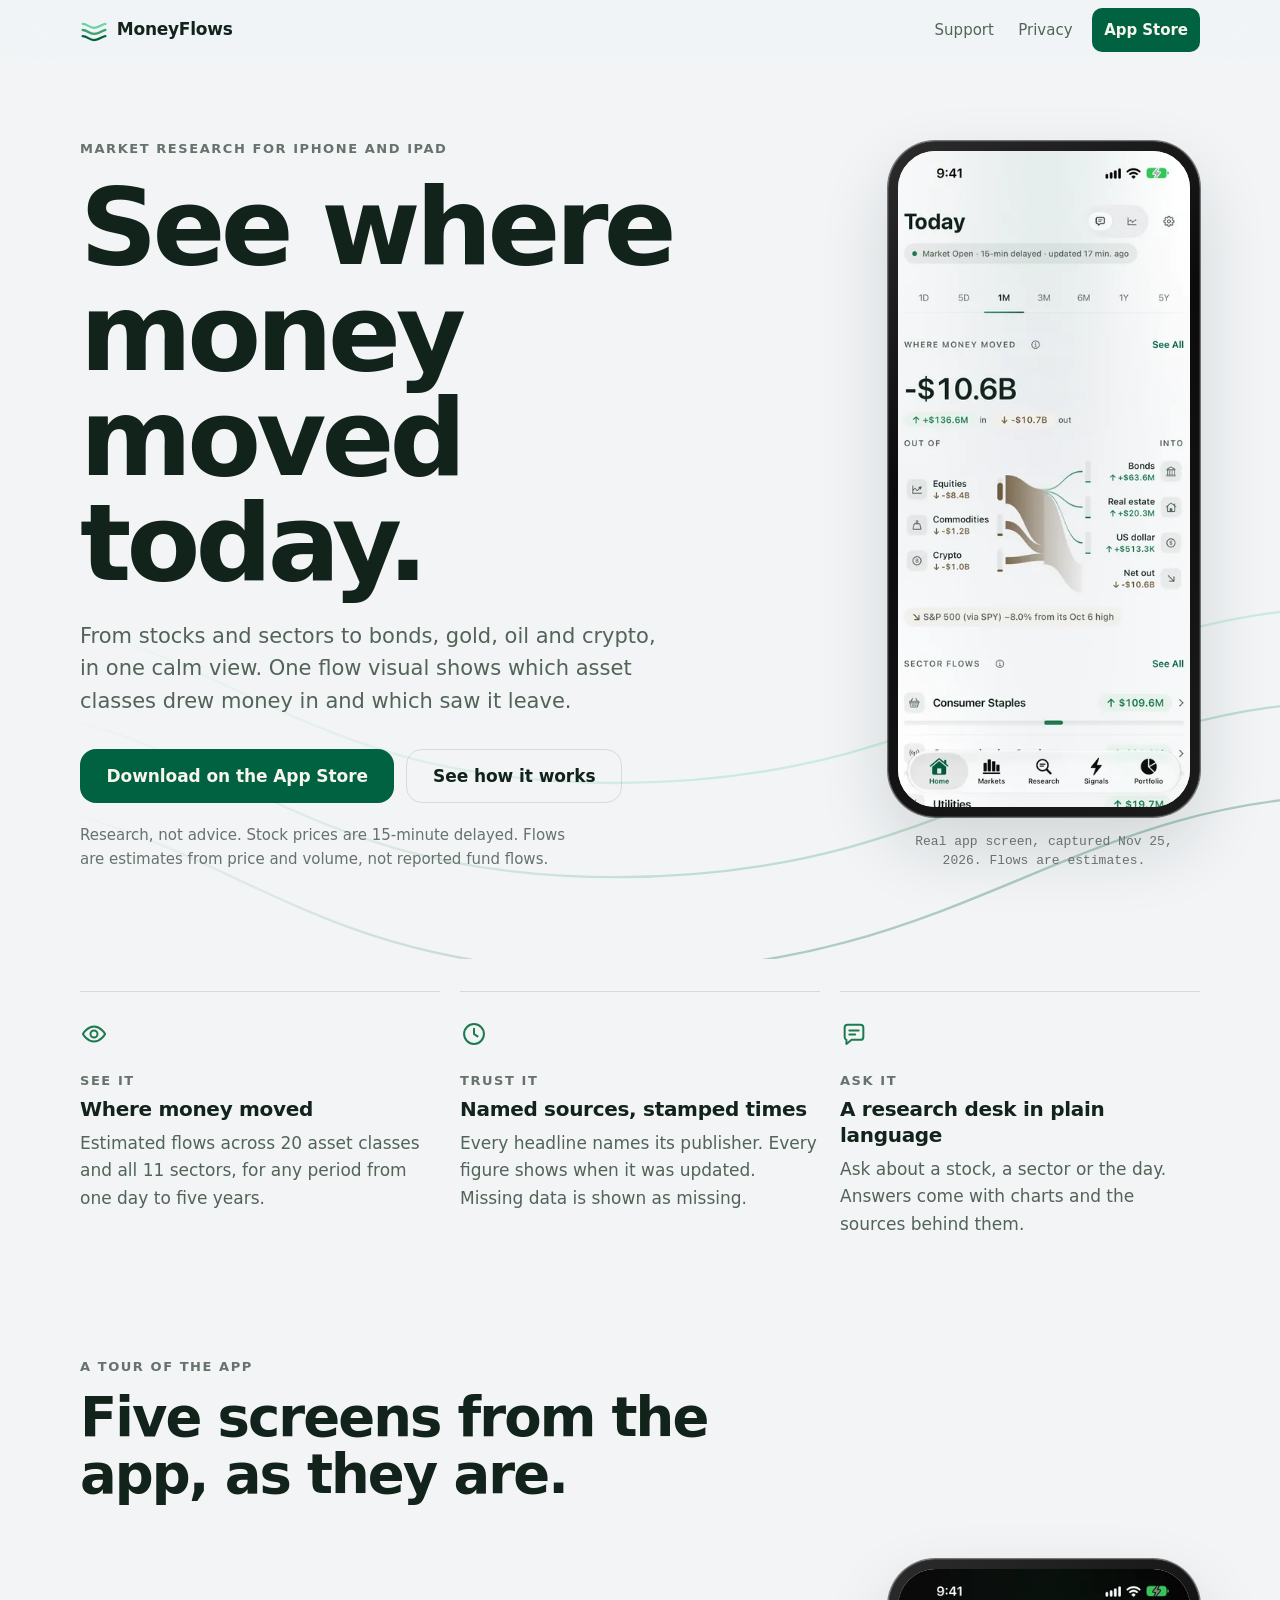
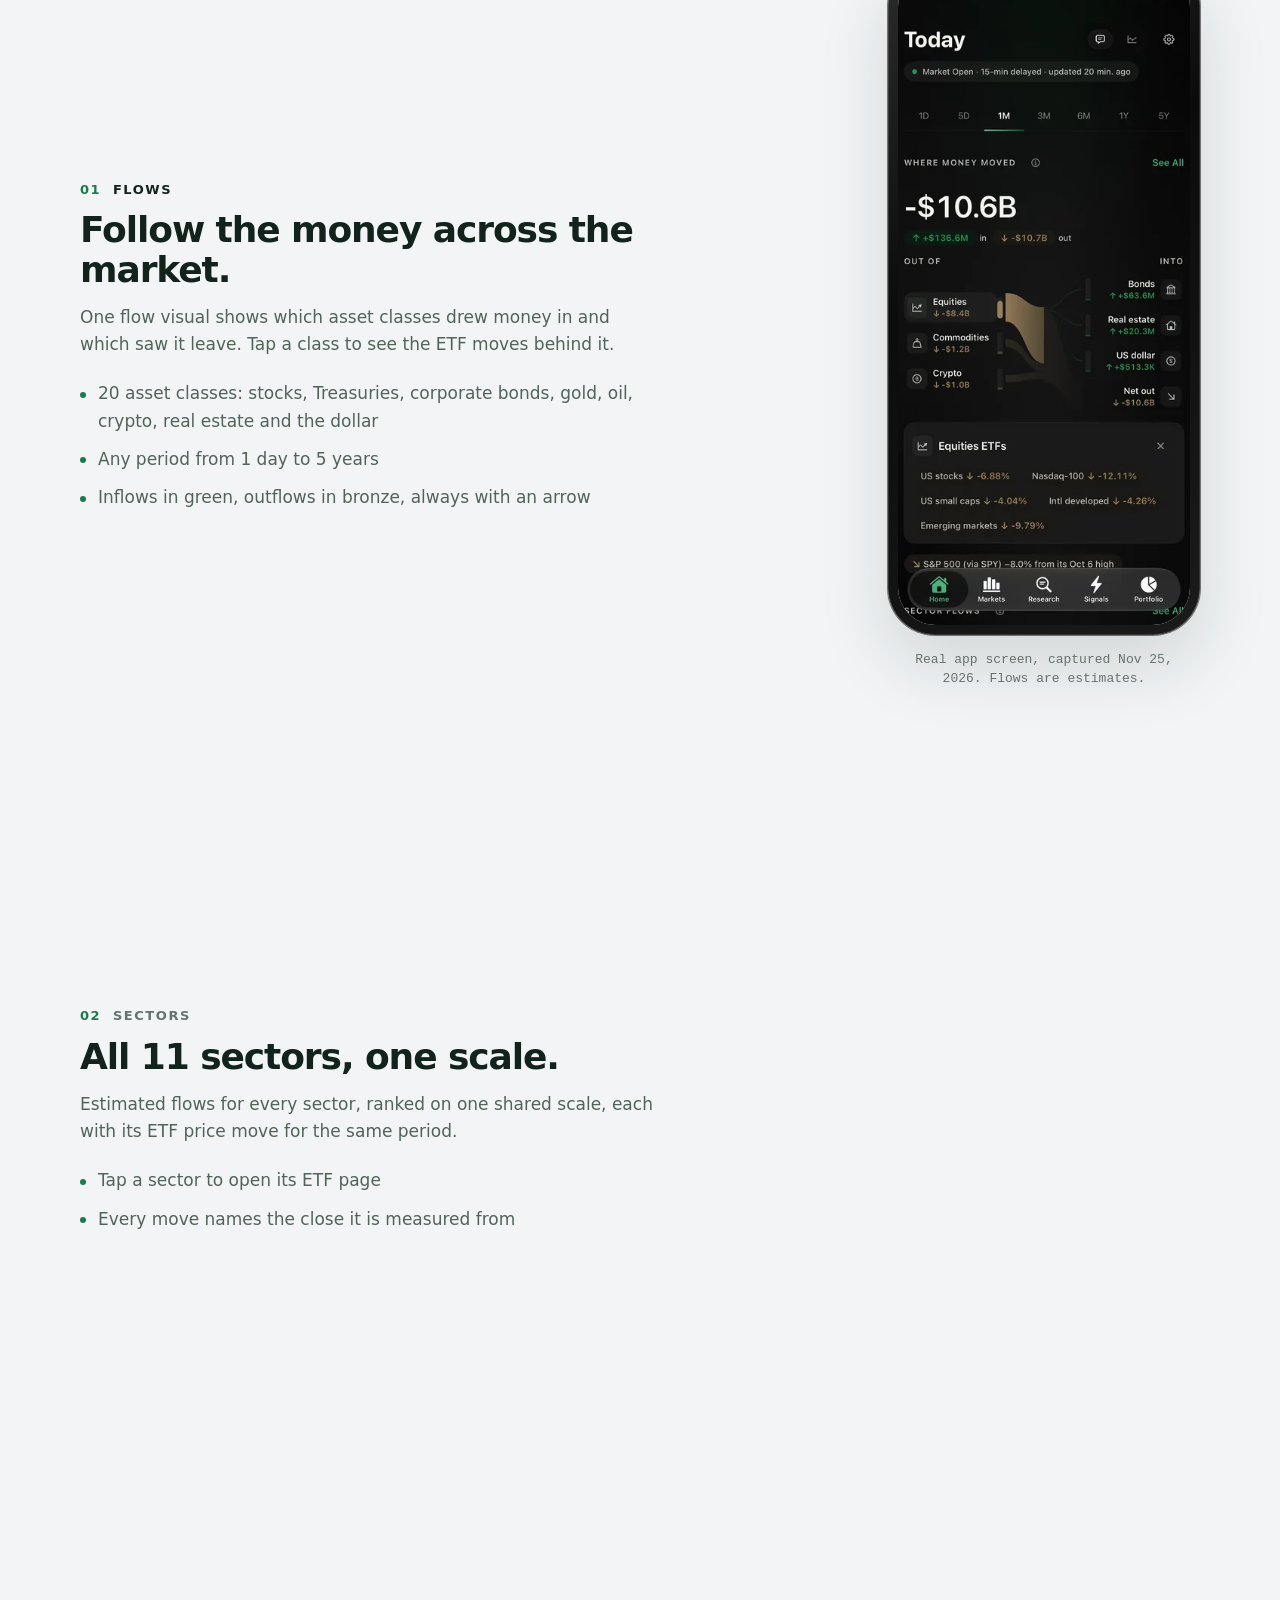
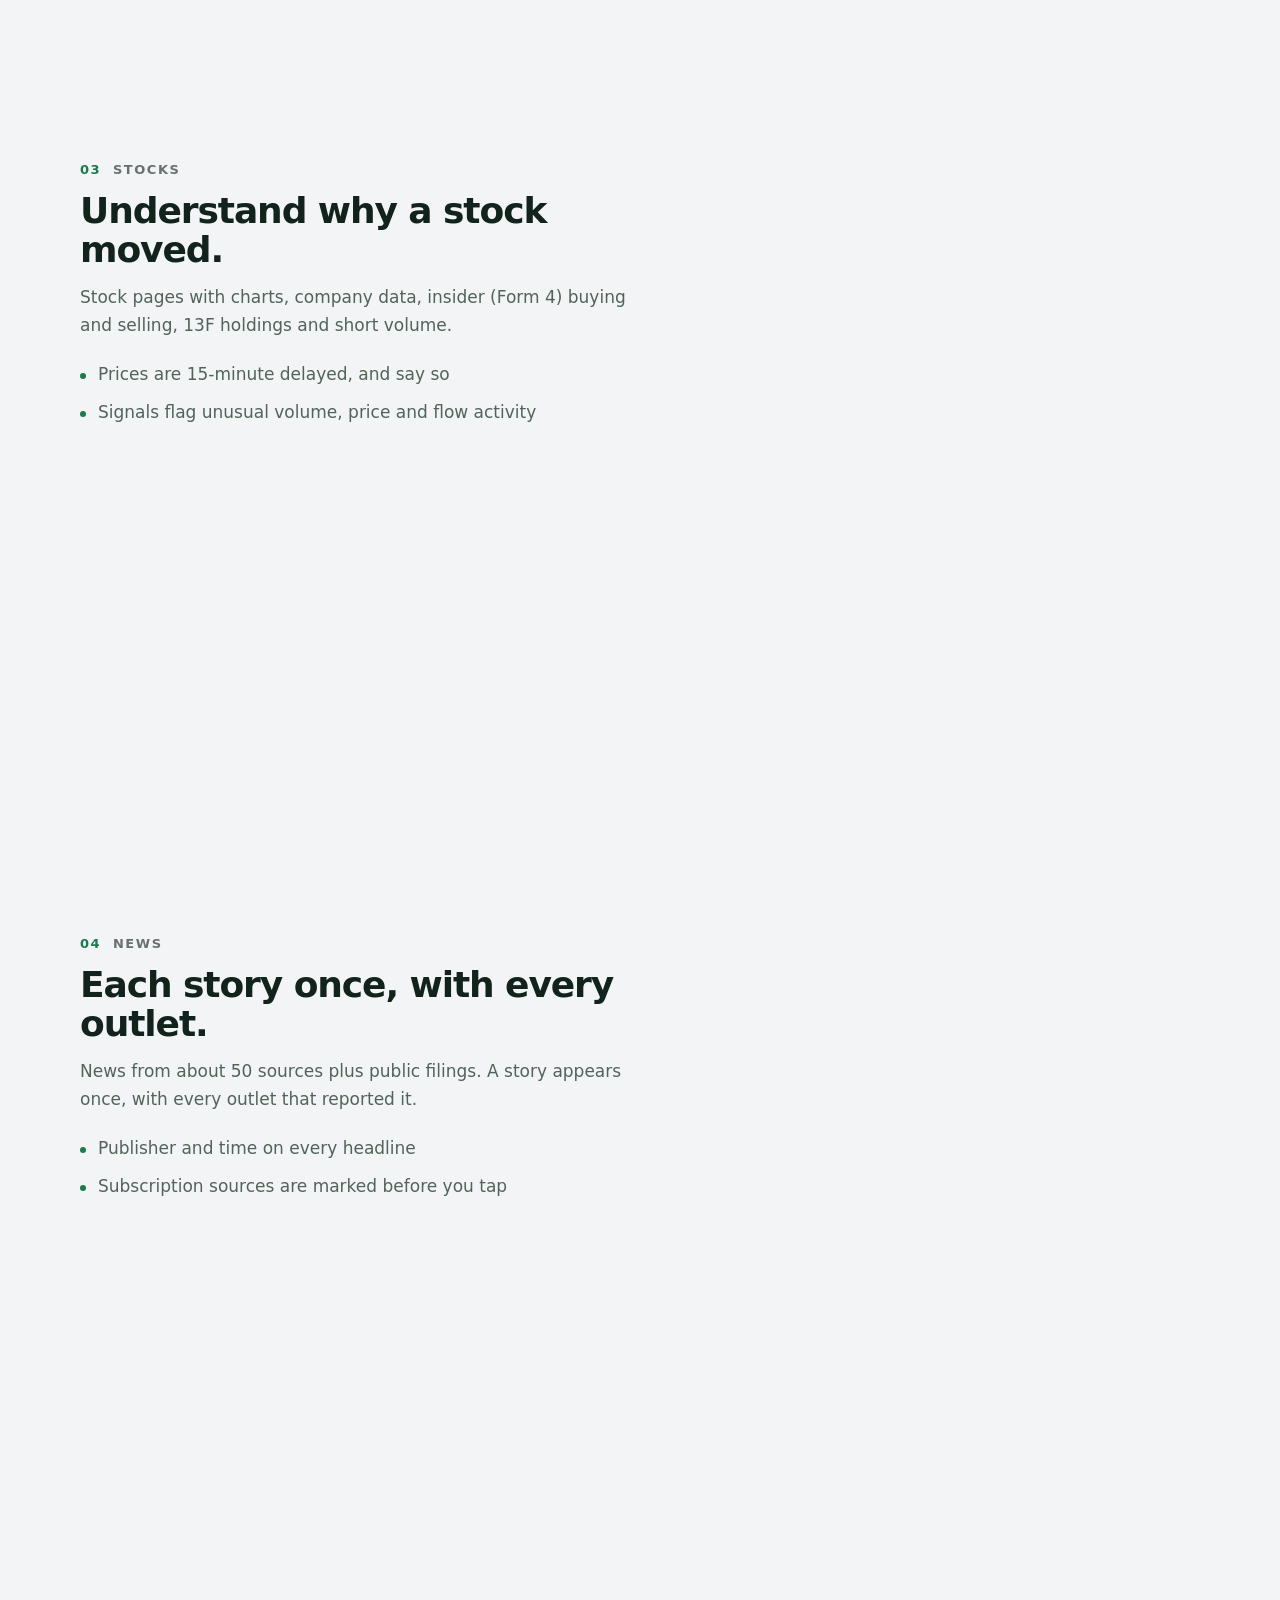
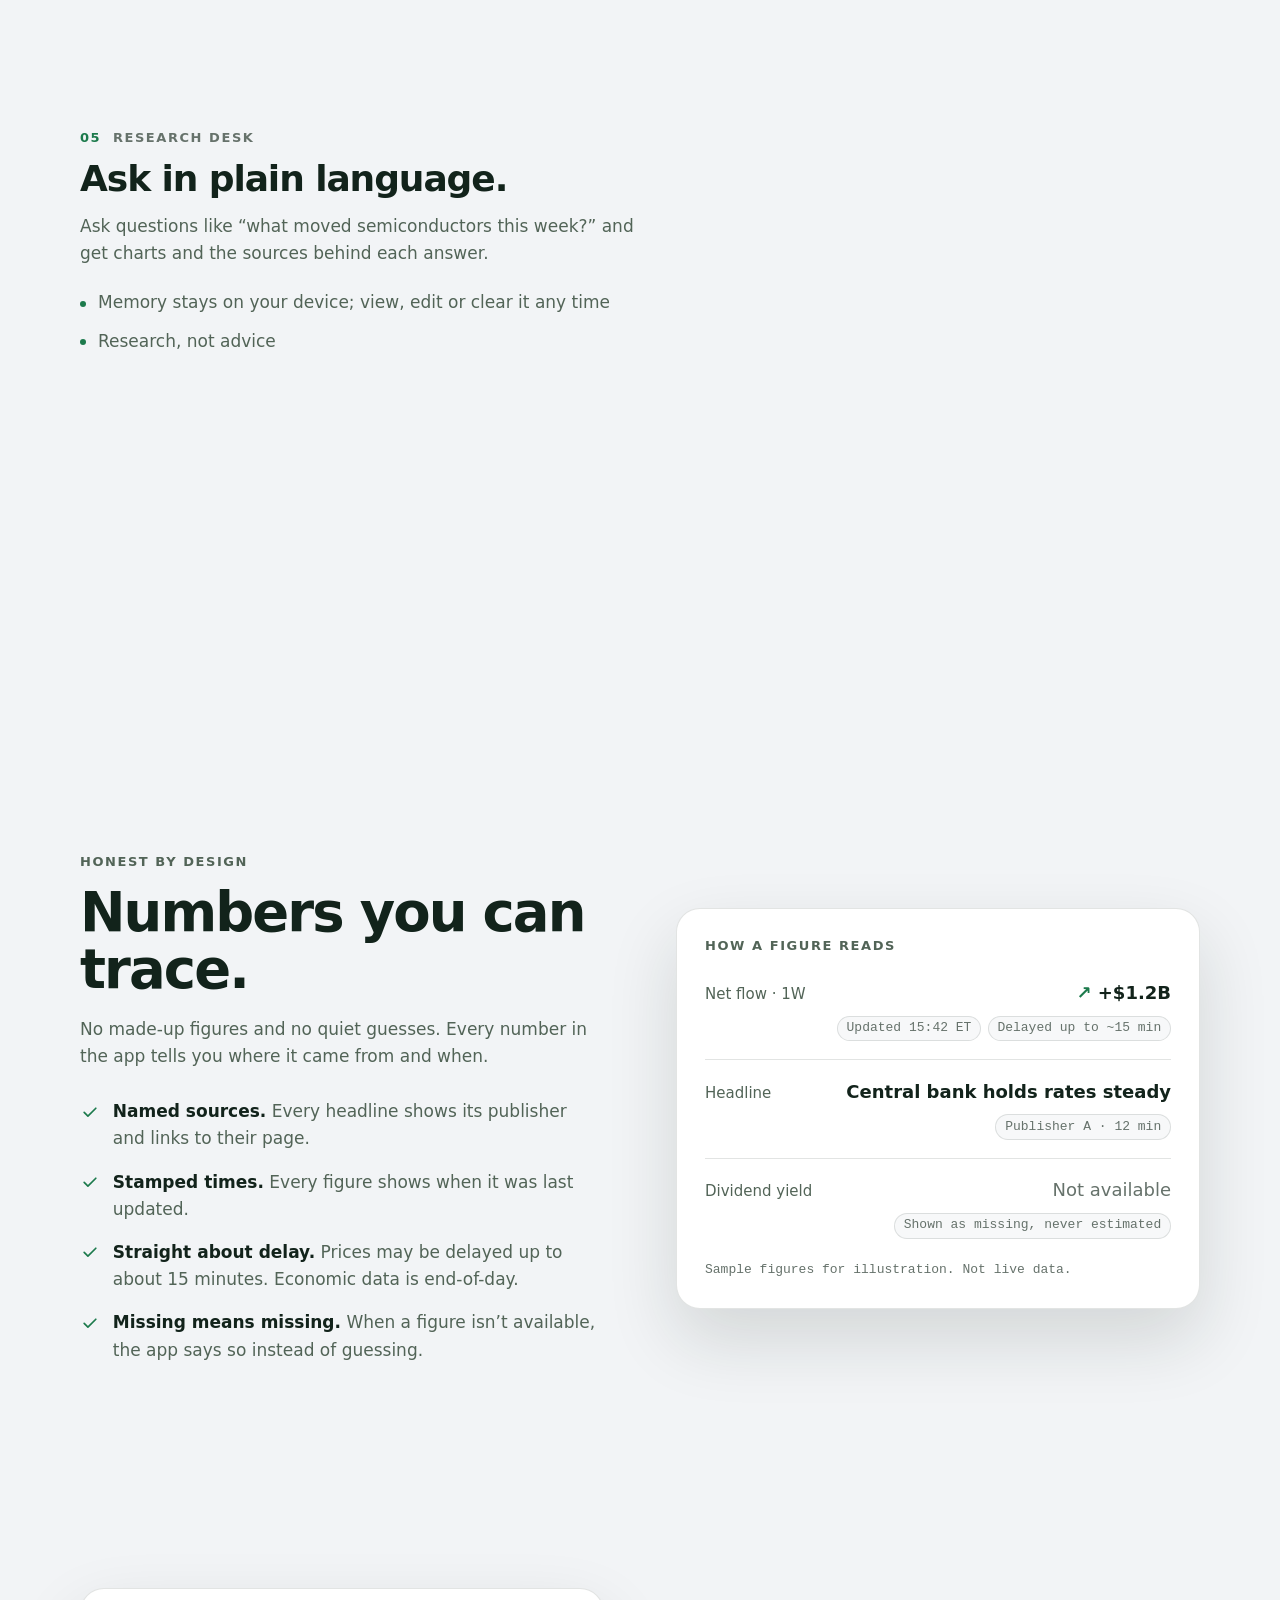
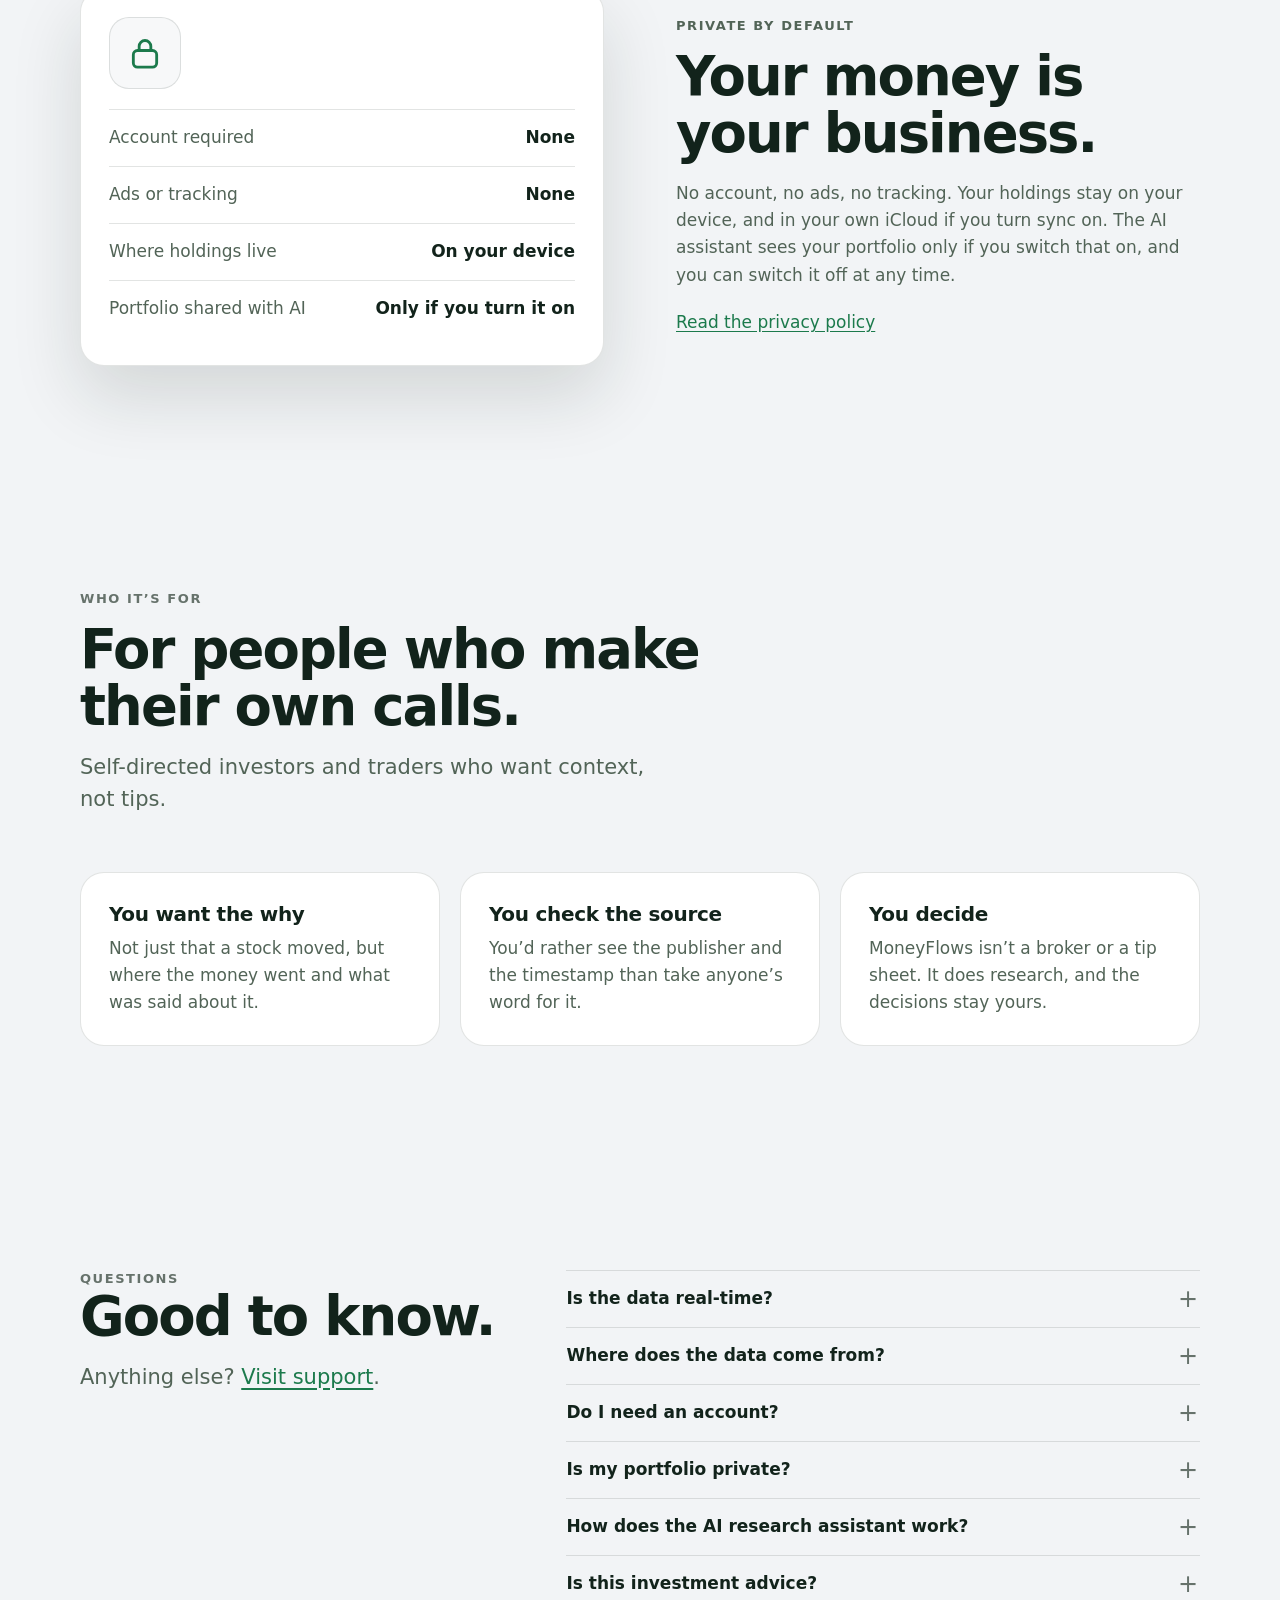
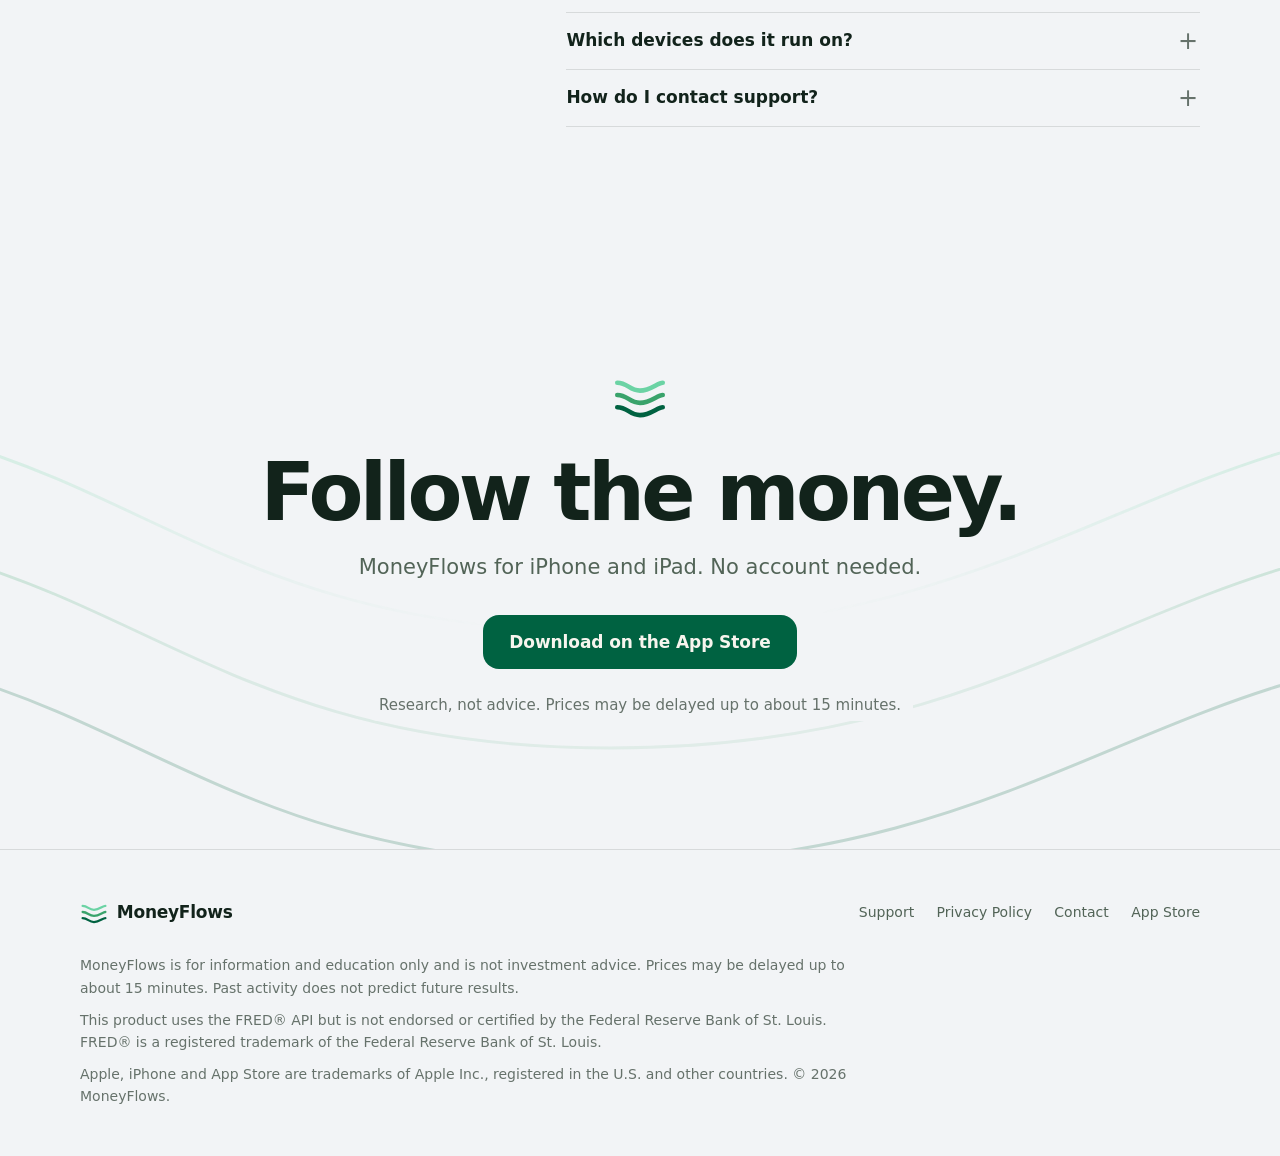
<file: index.html>
<!DOCTYPE html>
<html lang="en">
<head>
<meta charset="UTF-8">
<meta name="viewport" content="width=device-width, initial-scale=1, viewport-fit=cover">
<title>MoneyFlows: See where money moved today.</title>
<meta name="description" content="See where money is moving today, from stocks and sectors to bonds, gold, oil and crypto, in one calm view. For iPhone and iPad.">
<meta name="theme-color" content="#050505" media="(prefers-color-scheme: dark)">
<meta name="theme-color" content="#f2f4f6" media="(prefers-color-scheme: light)">
<meta property="og:title" content="MoneyFlows: See where money moved today.">
<meta property="og:description" content="See where money is moving today, from stocks and sectors to bonds, gold, oil and crypto, in one calm view. For iPhone and iPad.">
<meta property="og:type" content="website">
<meta property="og:url" content="https://yrafique.github.io/">
<meta property="og:image" content="https://yrafique.github.io/og.png">
<meta property="og:image:width" content="1200">
<meta property="og:image:height" content="630">
<meta property="og:image:alt" content="Money Flow: Stock Market Intel. See where money moved today. App screens showing estimated flows across asset classes.">
<meta name="twitter:card" content="summary_large_image">
<meta name="apple-itunes-app" content="app-id=6760608278">
<link rel="canonical" href="https://yrafique.github.io/">
<link rel="icon" href="data:image/svg+xml,%3Csvg xmlns='http://www.w3.org/2000/svg' viewBox='0 0 32 32'%3E%3Crect width='32' height='32' rx='7' fill='%23050505'/%3E%3Cpath d='M5 11c5 0 6 3.6 11 3.6S24 11 27 11' stroke='%236bd3a4' stroke-width='2.4' fill='none' stroke-linecap='round'/%3E%3Cpath d='M5 17c5 0 6 3.6 11 3.6S24 17 27 17' stroke='%2339a36b' stroke-width='2.4' fill='none' stroke-linecap='round'/%3E%3Cpath d='M5 23c5 0 6 3.6 11 3.6S24 23 27 23' stroke='%23006241' stroke-width='2.4' fill='none' stroke-linecap='round'/%3E%3C/svg%3E">
<link rel="apple-touch-icon" href="apple-touch-icon.png">
<link rel="stylesheet" href="styles.css">
<script>document.documentElement.classList.add("js")</script>
<script type="application/ld+json">{"@context":"https://schema.org","@type":"SoftwareApplication","name":"MoneyFlows","operatingSystem":"iOS","applicationCategory":"FinanceApplication","description":"See where money is moving today, from stocks and sectors to bonds, gold, oil and crypto. Research, not advice.","url":"https://yrafique.github.io/","downloadUrl":"https://apps.apple.com/us/app/id6760608278","installUrl":"https://apps.apple.com/us/app/id6760608278","image":"https://yrafique.github.io/og.png"}</script>
</head>
<body>
<a class="skip" href="#main">Skip to content</a>
<header class="nav">
  <div class="wrap nav-in">
    <a class="brand" href="./" aria-label="MoneyFlows home"><svg viewBox="0 0 32 32" width="28" height="28" fill="none" aria-hidden="true"><path d="M3 9c6 0 7 4.5 13 4.5S26 9 29 9" stroke="#6bd3a4" stroke-width="2.6" stroke-linecap="round"/><path d="M3 16c6 0 7 4.5 13 4.5S26 16 29 16" stroke="#39a36b" stroke-width="2.6" stroke-linecap="round"/><path d="M3 23c6 0 7 4.5 13 4.5S26 23 29 23" stroke="#006241" stroke-width="2.6" stroke-linecap="round"/></svg><span>MoneyFlows</span></a>
    <nav class="nav-links" aria-label="Main">
      <a href="support.html">Support</a>
      <a class="hide-s" href="privacy.html">Privacy</a>
      <a class="btn btn-primary btn-sm" href="https://apps.apple.com/us/app/id6760608278">App Store</a>
    </nav>
  </div>
</header>
<svg width="0" height="0" style="position:absolute" aria-hidden="true" focusable="false">
<symbol id="i-home" viewBox="0 0 24 24"><path d="M3.5 11 12 4l8.5 7M6 9.5V20h4.5v-5.5h3V20H18V9.5" fill="none" stroke="currentColor" stroke-width="1.7" stroke-linejoin="round" stroke-linecap="round"/></symbol>
<symbol id="i-markets" viewBox="0 0 24 24"><path d="M4 20h16M7 17v-5M12 17V7M17 17v-8" fill="none" stroke="currentColor" stroke-width="1.7" stroke-linecap="round"/></symbol>
<symbol id="i-search" viewBox="0 0 24 24"><circle cx="10.5" cy="10.5" r="6" fill="none" stroke="currentColor" stroke-width="1.7"/><path d="m15 15 5 5" stroke="currentColor" stroke-width="1.7" stroke-linecap="round"/></symbol>
<symbol id="i-signals" viewBox="0 0 24 24"><path d="M13.5 3 5 13.5h6l-1 7.5L19 10.5h-6z" fill="none" stroke="currentColor" stroke-width="1.7" stroke-linejoin="round"/></symbol>
<symbol id="i-portfolio" viewBox="0 0 24 24"><path d="M12 3.5a8.5 8.5 0 1 0 8.5 8.5H12z" fill="none" stroke="currentColor" stroke-width="1.7" stroke-linejoin="round"/><path d="M15 3.9A8.5 8.5 0 0 1 20.1 9H15z" fill="none" stroke="currentColor" stroke-width="1.7" stroke-linejoin="round"/></symbol>
<symbol id="i-lock" viewBox="0 0 24 24"><rect x="5" y="10.5" width="14" height="10" rx="2.5" fill="none" stroke="currentColor" stroke-width="1.7"/><path d="M8.5 10.5V8a3.5 3.5 0 0 1 7 0v2.5" fill="none" stroke="currentColor" stroke-width="1.7"/></symbol>
<symbol id="i-eye" viewBox="0 0 24 24"><path d="M2.5 12S6 5.5 12 5.5 21.5 12 21.5 12 18 18.5 12 18.5 2.5 12 2.5 12Z" fill="none" stroke="currentColor" stroke-width="1.7" stroke-linejoin="round"/><circle cx="12" cy="12" r="3" fill="none" stroke="currentColor" stroke-width="1.7"/></symbol>
<symbol id="i-stamp" viewBox="0 0 24 24"><circle cx="12" cy="12" r="8.5" fill="none" stroke="currentColor" stroke-width="1.7"/><path d="M12 7.5V12l3 2" fill="none" stroke="currentColor" stroke-width="1.7" stroke-linecap="round"/></symbol>
<symbol id="i-chat" viewBox="0 0 24 24"><path d="M4 6.5A2.5 2.5 0 0 1 6.5 4h11A2.5 2.5 0 0 1 20 6.5v8a2.5 2.5 0 0 1-2.5 2.5H10l-4.5 3.5V17A2.5 2.5 0 0 1 4 14.5z" fill="none" stroke="currentColor" stroke-width="1.7" stroke-linejoin="round"/><path d="M8 9h8M8 12.5h5" stroke="currentColor" stroke-width="1.7" stroke-linecap="round"/></symbol>
<symbol id="i-check" viewBox="0 0 24 24"><path d="m5 12.5 4.5 4.5L19 7.5" fill="none" stroke="currentColor" stroke-width="2" stroke-linecap="round" stroke-linejoin="round"/></symbol>
</svg>
<main id="main" tabindex="-1">
<section class="hero" aria-labelledby="hero-h">
  <svg class="ribbon" viewBox="0 0 1200 420" width="1200" height="420" preserveAspectRatio="xMidYMid slice" aria-hidden="true" focusable="false">
<path pathLength="1" d="M-20 120c260 0 300 150 600 150S960 120 1220 120" stroke="#6bd3a4"/>
<path pathLength="1" d="M-20 200c260 0 300 150 600 150S960 200 1220 200" stroke="#39a36b"/>
<path pathLength="1" d="M-20 280c260 0 300 150 600 150S960 280 1220 280" stroke="#006241"/>
</svg>
  <div class="wrap hero-grid">
    <div class="hero-copy">
      <p class="eyebrow">Market research for iPhone and iPad</p>
      <h1 id="hero-h">See where money moved today.</h1>
      <p class="lede">From stocks and sectors to bonds, gold, oil and crypto, in one calm view. One flow visual shows which asset classes drew money in and which saw it leave.</p>
      <div class="cta-row">
        <a class="btn btn-primary btn-lg" href="https://apps.apple.com/us/app/id6760608278">Download on the App Store</a>
        <a class="btn btn-quiet btn-lg" href="#tour">See how it works</a>
      </div>
      <p class="fine">Research, not advice. Stock prices are 15-minute delayed. Flows are estimates from price and volume, not reported fund flows.</p>
    </div>
    <div class="hero-device h-in" style="--d:1"><figure class="shot hero-shot" id="shot-hero">
  <div class="phone"><div class="screen"><picture><source media="(prefers-color-scheme: light)" type="image/webp" srcset="img/home-light-400.webp 400w, img/home-light-800.webp 800w" sizes="(min-width: 900px) 312px, 84vw"><source type="image/webp" srcset="img/home-400.webp 400w, img/home-800.webp 800w" sizes="(min-width: 900px) 312px, 84vw"><img src="img/home-400.png" width="400" height="869" alt="Money Flow Home screen: one month of estimated flows, with money leaving equities, commodities and crypto and going into bonds, real estate and the US dollar." decoding="async" fetchpriority="high"></picture></div></div>
  <figcaption class="stamp">Real app screen, captured Nov 25, 2026. Flows are estimates.</figcaption>
</figure></div>
  </div>
</section>

<section class="pillars" aria-labelledby="pill-h">
  <div class="wrap">
    <h2 id="pill-h" class="sr">What you get</h2>
    <div class="trio">
      <div class="pillar reveal"><svg class="ico lg" width="24" height="24" aria-hidden="true" focusable="false"><use href="#i-eye"/></svg><p class="eyebrow">See it</p><h3>Where money moved</h3><p>Estimated flows across 20 asset classes and all 11 sectors, for any period from one day to five years.</p></div>
      <div class="pillar reveal" style="--i:1"><svg class="ico lg" width="24" height="24" aria-hidden="true" focusable="false"><use href="#i-stamp"/></svg><p class="eyebrow">Trust it</p><h3>Named sources, stamped times</h3><p>Every headline names its publisher. Every figure shows when it was updated. Missing data is shown as missing.</p></div>
      <div class="pillar reveal" style="--i:2"><svg class="ico lg" width="24" height="24" aria-hidden="true" focusable="false"><use href="#i-chat"/></svg><p class="eyebrow">Ask it</p><h3>A research desk in plain language</h3><p>Ask about a stock, a sector or the day. Answers come with charts and the sources behind them.</p></div>
    </div>
  </div>
</section>

<section class="tour-sec" id="tour" aria-labelledby="tour-h">
  <div class="wrap">
    <div class="sec-head reveal"><p class="eyebrow">A tour of the app</p><h2 id="tour-h">Five screens from the app, as they are.</h2></div>
    <div class="tour"><article class="chap" id="ch-flows" data-i="0" style="--o:1">
  <p class="eyebrow"><span class="num tab">01</span> Flows</p>
  <h3>Follow the money across the market.</h3><p>One flow visual shows which asset classes drew money in and which saw it leave. Tap a class to see the ETF moves behind it.</p><ul class="points"><li>20 asset classes: stocks, Treasuries, corporate bonds, gold, oil, crypto, real estate and the dollar</li><li>Any period from 1 day to 5 years</li><li>Inflows in green, outflows in bronze, always with an arrow</li></ul>
</article><article class="chap" id="ch-sectors" data-i="1" style="--o:3">
  <p class="eyebrow"><span class="num tab">02</span> Sectors</p>
  <h3>All 11 sectors, one scale.</h3><p>Estimated flows for every sector, ranked on one shared scale, each with its ETF price move for the same period.</p><ul class="points"><li>Tap a sector to open its ETF page</li><li>Every move names the close it is measured from</li></ul>
</article><article class="chap" id="ch-stock" data-i="2" style="--o:5">
  <p class="eyebrow"><span class="num tab">03</span> Stocks</p>
  <h3>Understand why a stock moved.</h3><p>Stock pages with charts, company data, insider (Form 4) buying and selling, 13F holdings and short volume.</p><ul class="points"><li>Prices are 15-minute delayed, and say so</li><li>Signals flag unusual volume, price and flow activity</li></ul>
</article><article class="chap" id="ch-news" data-i="3" style="--o:7">
  <p class="eyebrow"><span class="num tab">04</span> News</p>
  <h3>Each story once, with every outlet.</h3><p>News from about 50 sources plus public filings. A story appears once, with every outlet that reported it.</p><ul class="points"><li>Publisher and time on every headline</li><li>Subscription sources are marked before you tap</li></ul>
</article><article class="chap" id="ch-research" data-i="4" style="--o:9">
  <p class="eyebrow"><span class="num tab">05</span> Research desk</p>
  <h3>Ask in plain language.</h3><p>Ask questions like “what moved semiconductors this week?” and get charts and the sources behind each answer.</p><ul class="points"><li>Memory stays on your device; view, edit or clear it any time</li><li>Research, not advice</li></ul>
</article><div class="device"><figure data-i="0" style="--o:2" class="shot" id="shot-flows">
  <div class="phone"><div class="screen"><picture><source type="image/webp" srcset="img/flows-400.webp 400w, img/flows-800.webp 800w" sizes="(min-width: 900px) 312px, 84vw"><img src="img/flows-400.png" width="400" height="869" alt="Home screen with Equities tapped: the flow visual dims the other bands and lists Equities ETF moves, US stocks down 6.88% and Nasdaq-100 down 12.11% over the month." decoding="async" loading="lazy"></picture></div></div>
  <figcaption class="stamp">Real app screen, captured Nov 25, 2026. Flows are estimates.</figcaption>
</figure><figure data-i="1" style="--o:4" class="shot" id="shot-sectors">
  <div class="phone"><div class="screen"><picture><source type="image/webp" srcset="img/sectors-400.webp 400w, img/sectors-800.webp 800w" sizes="(min-width: 900px) 312px, 84vw"><img src="img/sectors-400.png" width="400" height="869" alt="Markets, Sectors tab: net estimated sector flow of minus 1.3 billion dollars for the month, led by Consumer Staples inflows." decoding="async" loading="lazy"></picture></div></div>
  <figcaption class="stamp">Real app screen, captured Nov 25, 2026. Flows are estimates.</figcaption>
</figure><figure data-i="2" style="--o:6" class="shot" id="shot-stock">
  <div class="phone"><div class="screen"><picture><source type="image/webp" srcset="img/stock-400.webp 400w, img/stock-800.webp 800w" sizes="(min-width: 900px) 312px, 84vw"><img src="img/stock-400.png" width="400" height="869" alt="Stock page for NVDA with its price, the day’s move and a five-day price chart." decoding="async" loading="lazy"></picture></div></div>
  <figcaption class="stamp">Real app screen, captured Nov 25, 2026. Flows are estimates.</figcaption>
</figure><figure data-i="3" style="--o:8" class="shot" id="shot-news">
  <div class="phone"><div class="screen"><picture><source type="image/webp" srcset="img/news-400.webp 400w, img/news-800.webp 800w" sizes="(min-width: 900px) 312px, 84vw"><img src="img/news-400.png" width="400" height="869" alt="News Impact screen: market-moving headlines, each listing the outlets that reported it." decoding="async" loading="lazy"></picture></div></div>
  <figcaption class="stamp">Real app screen, captured Nov 25, 2026. Flows are estimates.</figcaption>
</figure><figure data-i="4" style="--o:10" class="shot" id="shot-research">
  <div class="phone"><div class="screen"><picture><source type="image/webp" srcset="img/research-400.webp 400w, img/research-800.webp 800w" sizes="(min-width: 900px) 312px, 84vw"><img src="img/research-400.png" width="400" height="869" alt="Research screen with a search field, a short set-up card and suggested questions." decoding="async" loading="lazy"></picture></div></div>
  <figcaption class="stamp">Real app screen, captured Nov 25, 2026. Flows are estimates.</figcaption>
</figure></div></div>
  </div>
</section>

<section class="block" id="honest" aria-labelledby="honest-h">
  <div class="wrap split">
    <div class="reveal">
      <p class="eyebrow">Honest by design</p>
      <h2 id="honest-h">Numbers you can trace.</h2>
      <p>No made-up figures and no quiet guesses. Every number in the app tells you where it came from and when.</p>
      <ul class="checks">
        <li><svg class="ico" width="24" height="24" aria-hidden="true" focusable="false"><use href="#i-check"/></svg><span><b>Named sources.</b> Every headline shows its publisher and links to their page.</span></li>
        <li><svg class="ico" width="24" height="24" aria-hidden="true" focusable="false"><use href="#i-check"/></svg><span><b>Stamped times.</b> Every figure shows when it was last updated.</span></li>
        <li><svg class="ico" width="24" height="24" aria-hidden="true" focusable="false"><use href="#i-check"/></svg><span><b>Straight about delay.</b> Prices may be delayed up to about 15 minutes. Economic data is end-of-day.</span></li>
        <li><svg class="ico" width="24" height="24" aria-hidden="true" focusable="false"><use href="#i-check"/></svg><span><b>Missing means missing.</b> When a figure isn&rsquo;t available, the app says so instead of guessing.</span></li>
      </ul>
    </div>
    <figure class="card specimen reveal" style="--i:2">
      <p class="eyebrow">How a figure reads</p>
      <div class="spec-row"><span class="spec-k">Net flow &middot; 1W</span><span class="spec-v tab"><span class="up" aria-hidden="true">&#8599;</span> +$1.2B</span></div>
      <div class="spec-tags"><span class="stamp">Updated 15:42 ET</span><span class="stamp">Delayed up to ~15 min</span></div>
      <div class="spec-row"><span class="spec-k">Headline</span><span class="spec-v">Central bank holds rates steady</span></div>
      <div class="spec-tags"><span class="stamp">Publisher A &middot; 12 min</span></div>
      <div class="spec-row"><span class="spec-k">Dividend yield</span><span class="spec-v muted">Not available</span></div>
      <div class="spec-tags"><span class="stamp">Shown as missing, never estimated</span></div>
      <figcaption class="stamp">Sample figures for illustration. Not live data.</figcaption>
    </figure>
  </div>
</section>

<section class="block" id="private" aria-labelledby="priv-h">
  <div class="wrap split flip">
    <div class="reveal">
      <p class="eyebrow">Private by default</p>
      <h2 id="priv-h">Your money is your business.</h2>
      <p>No account, no ads, no tracking. Your holdings stay on your device, and in your own iCloud if you turn sync on. The AI assistant sees your portfolio only if you switch that on, and you can switch it off at any time.</p>
      <p class="more"><a href="privacy.html">Read the privacy policy</a></p>
    </div>
    <div class="card privacy-card reveal" style="--i:2">
      <div class="lockup"><svg class="ico xl" width="24" height="24" aria-hidden="true" focusable="false"><use href="#i-lock"/></svg></div>
      <ul class="facts">
        <li><span>Account required</span><b>None</b></li>
        <li><span>Ads or tracking</span><b>None</b></li>
        <li><span>Where holdings live</span><b>On your device</b></li>
        <li><span>Portfolio shared with AI</span><b>Only if you turn it on</b></li>
      </ul>
    </div>
  </div>
</section>

<section class="block" id="who" aria-labelledby="who-h">
  <div class="wrap">
    <div class="sec-head reveal"><p class="eyebrow">Who it&rsquo;s for</p><h2 id="who-h">For people who make their own calls.</h2>
    <p class="lede">Self-directed investors and traders who want context, not tips.</p></div>
    <div class="trio">
      <div class="card who reveal"><h3>You want the why</h3><p>Not just that a stock moved, but where the money went and what was said about it.</p></div>
      <div class="card who reveal" style="--i:1"><h3>You check the source</h3><p>You&rsquo;d rather see the publisher and the timestamp than take anyone&rsquo;s word for it.</p></div>
      <div class="card who reveal" style="--i:2"><h3>You decide</h3><p>MoneyFlows isn&rsquo;t a broker or a tip sheet. It does research, and the decisions stay yours.</p></div>
    </div>
  </div>
</section>

<section class="block" id="faq" aria-labelledby="faq-h">
  <div class="wrap faq-grid">
    <div class="reveal"><p class="eyebrow">Questions</p><h2 id="faq-h">Good to know.</h2><p class="lede">Anything else? <a href="support.html">Visit support</a>.</p></div>
    <div class="faq"><details><summary>Is the data real-time?</summary><p>No. Stock prices are 15-minute delayed, and economic data is end-of-day. Money flows are estimates from price and volume, not reported fund flows. Every screen shows the time its data was last updated, so you always know how fresh it is.</p></details><details><summary>Where does the data come from?</summary><p>Market data, public regulatory filings and economic data come from third-party providers. Every headline names its publisher and opens the publisher&rsquo;s own page. Economic data from the Federal Reserve is credited to it.</p></details><details><summary>Do I need an account?</summary><p>No. There is no sign-up and no account. Open the app and start reading.</p></details><details><summary>Is my portfolio private?</summary><p>Yes. Holdings stay on your iPhone, and in your own iCloud if you turn sync on. We don&rsquo;t receive them. The AI assistant only sees your portfolio if you switch on portfolio sharing in Settings.</p></details><details><summary>How does the AI research assistant work?</summary><p>It is an AI language model that answers from the market data and headlines the app has already loaded. Some analysis runs on your device; otherwise your question and the relevant market context are sent over an encrypted connection to an AI service to write the answer. It shows when its data was updated and which publishers it used. It can be wrong, and you can turn it off.</p></details><details><summary>Is this investment advice?</summary><p>No. MoneyFlows is a research tool for information and education. Scores, signals and AI answers are not recommendations. Do your own research and consider a licensed professional.</p></details><details><summary>Which devices does it run on?</summary><p>MoneyFlows runs on iPhone and iPad. The App Store page lists the iOS version it needs.</p></details><details><summary>How do I contact support?</summary><p>Email <a href="mailto:moneyflowapp@proton.me">moneyflowapp@proton.me</a>. Include your iPhone model, iOS version and app version, and we&rsquo;ll get back to you.</p></details></div>
  </div>
</section>

<section class="cta-band" id="get" aria-labelledby="get-h">
  <svg class="ribbon r2" viewBox="0 0 1200 420" width="1200" height="420" preserveAspectRatio="xMidYMid slice" aria-hidden="true" focusable="false">
<path pathLength="1" d="M-20 120c260 0 300 150 600 150S960 120 1220 120" stroke="#6bd3a4"/>
<path pathLength="1" d="M-20 200c260 0 300 150 600 150S960 200 1220 200" stroke="#39a36b"/>
<path pathLength="1" d="M-20 280c260 0 300 150 600 150S960 280 1220 280" stroke="#006241"/>
</svg>
  <div class="wrap reveal">
    <svg viewBox="0 0 32 32" width="56" height="56" class="cta-glyph" fill="none" aria-hidden="true"><path d="M3 9c6 0 7 4.5 13 4.5S26 9 29 9" stroke="#6bd3a4" stroke-width="2.6" stroke-linecap="round"/><path d="M3 16c6 0 7 4.5 13 4.5S26 16 29 16" stroke="#39a36b" stroke-width="2.6" stroke-linecap="round"/><path d="M3 23c6 0 7 4.5 13 4.5S26 23 29 23" stroke="#006241" stroke-width="2.6" stroke-linecap="round"/></svg>
    <h2 id="get-h">Follow the money.</h2>
    <p class="lede">MoneyFlows for iPhone and iPad. No account needed.</p>
    <div class="cta-row"><a class="btn btn-primary btn-lg" href="https://apps.apple.com/us/app/id6760608278">Download on the App Store</a></div>
    <p class="fine">Research, not advice. Prices may be delayed up to about 15 minutes.</p>
  </div>
</section>
</main>

<div class="dock" id="dock" aria-label="Get the app" role="region">
  <span class="dock-id"><svg viewBox="0 0 32 32" width="28" height="28" fill="none" aria-hidden="true"><path d="M3 9c6 0 7 4.5 13 4.5S26 9 29 9" stroke="#6bd3a4" stroke-width="2.6" stroke-linecap="round"/><path d="M3 16c6 0 7 4.5 13 4.5S26 16 29 16" stroke="#39a36b" stroke-width="2.6" stroke-linecap="round"/><path d="M3 23c6 0 7 4.5 13 4.5S26 23 29 23" stroke="#006241" stroke-width="2.6" stroke-linecap="round"/></svg><span><b>MoneyFlows</b><span>Follow the money.</span></span></span>
  <a class="btn btn-primary btn-sm" href="https://apps.apple.com/us/app/id6760608278">App Store</a>
  <button class="dock-x" type="button" aria-label="Hide download bar"><svg width="14" height="14" viewBox="0 0 14 14" aria-hidden="true"><path d="m2 2 10 10M12 2 2 12" stroke="currentColor" stroke-width="1.8" stroke-linecap="round"/></svg></button>
</div>
<footer>
  <div class="wrap">
    <div class="foot-top"><a class="brand" href="./" aria-label="MoneyFlows home"><svg viewBox="0 0 32 32" width="28" height="28" fill="none" aria-hidden="true"><path d="M3 9c6 0 7 4.5 13 4.5S26 9 29 9" stroke="#6bd3a4" stroke-width="2.6" stroke-linecap="round"/><path d="M3 16c6 0 7 4.5 13 4.5S26 16 29 16" stroke="#39a36b" stroke-width="2.6" stroke-linecap="round"/><path d="M3 23c6 0 7 4.5 13 4.5S26 23 29 23" stroke="#006241" stroke-width="2.6" stroke-linecap="round"/></svg><span>MoneyFlows</span></a>
    <div class="links"><a href="support.html">Support</a><a href="privacy.html">Privacy Policy</a><a href="mailto:moneyflowapp@proton.me">Contact</a><a href="https://apps.apple.com/us/app/id6760608278">App Store</a></div></div>
    <p>MoneyFlows is for information and education only and is not investment advice. Prices may be delayed up to about 15 minutes. Past activity does not predict future results.</p>
    <p>This product uses the FRED&reg; API but is not endorsed or certified by the Federal Reserve Bank of St. Louis. FRED&reg; is a registered trademark of the Federal Reserve Bank of St. Louis.</p>
    <p>Apple, iPhone and App Store are trademarks of Apple Inc., registered in the U.S. and other countries. &copy; 2026 MoneyFlows.</p>
  </div>
</footer>
<script src="site.js" defer></script>
</body>
</html>
</file>
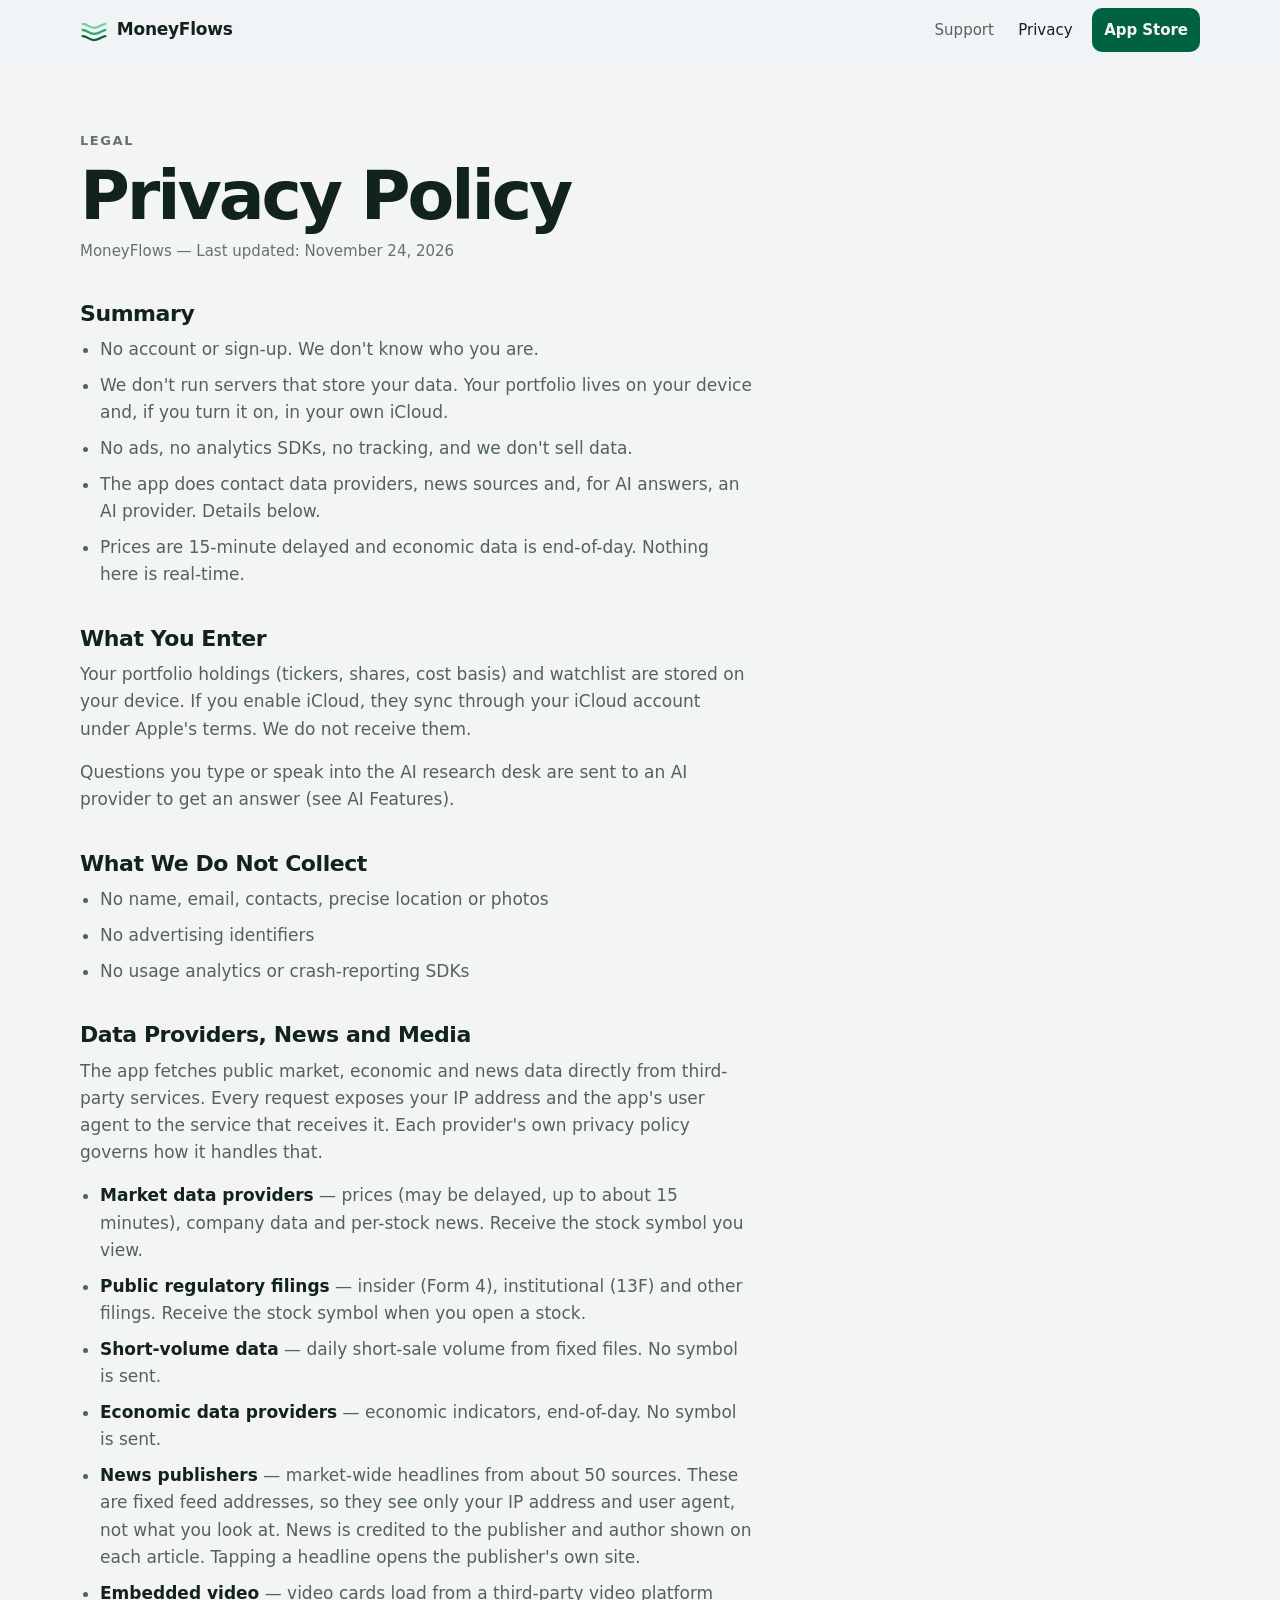
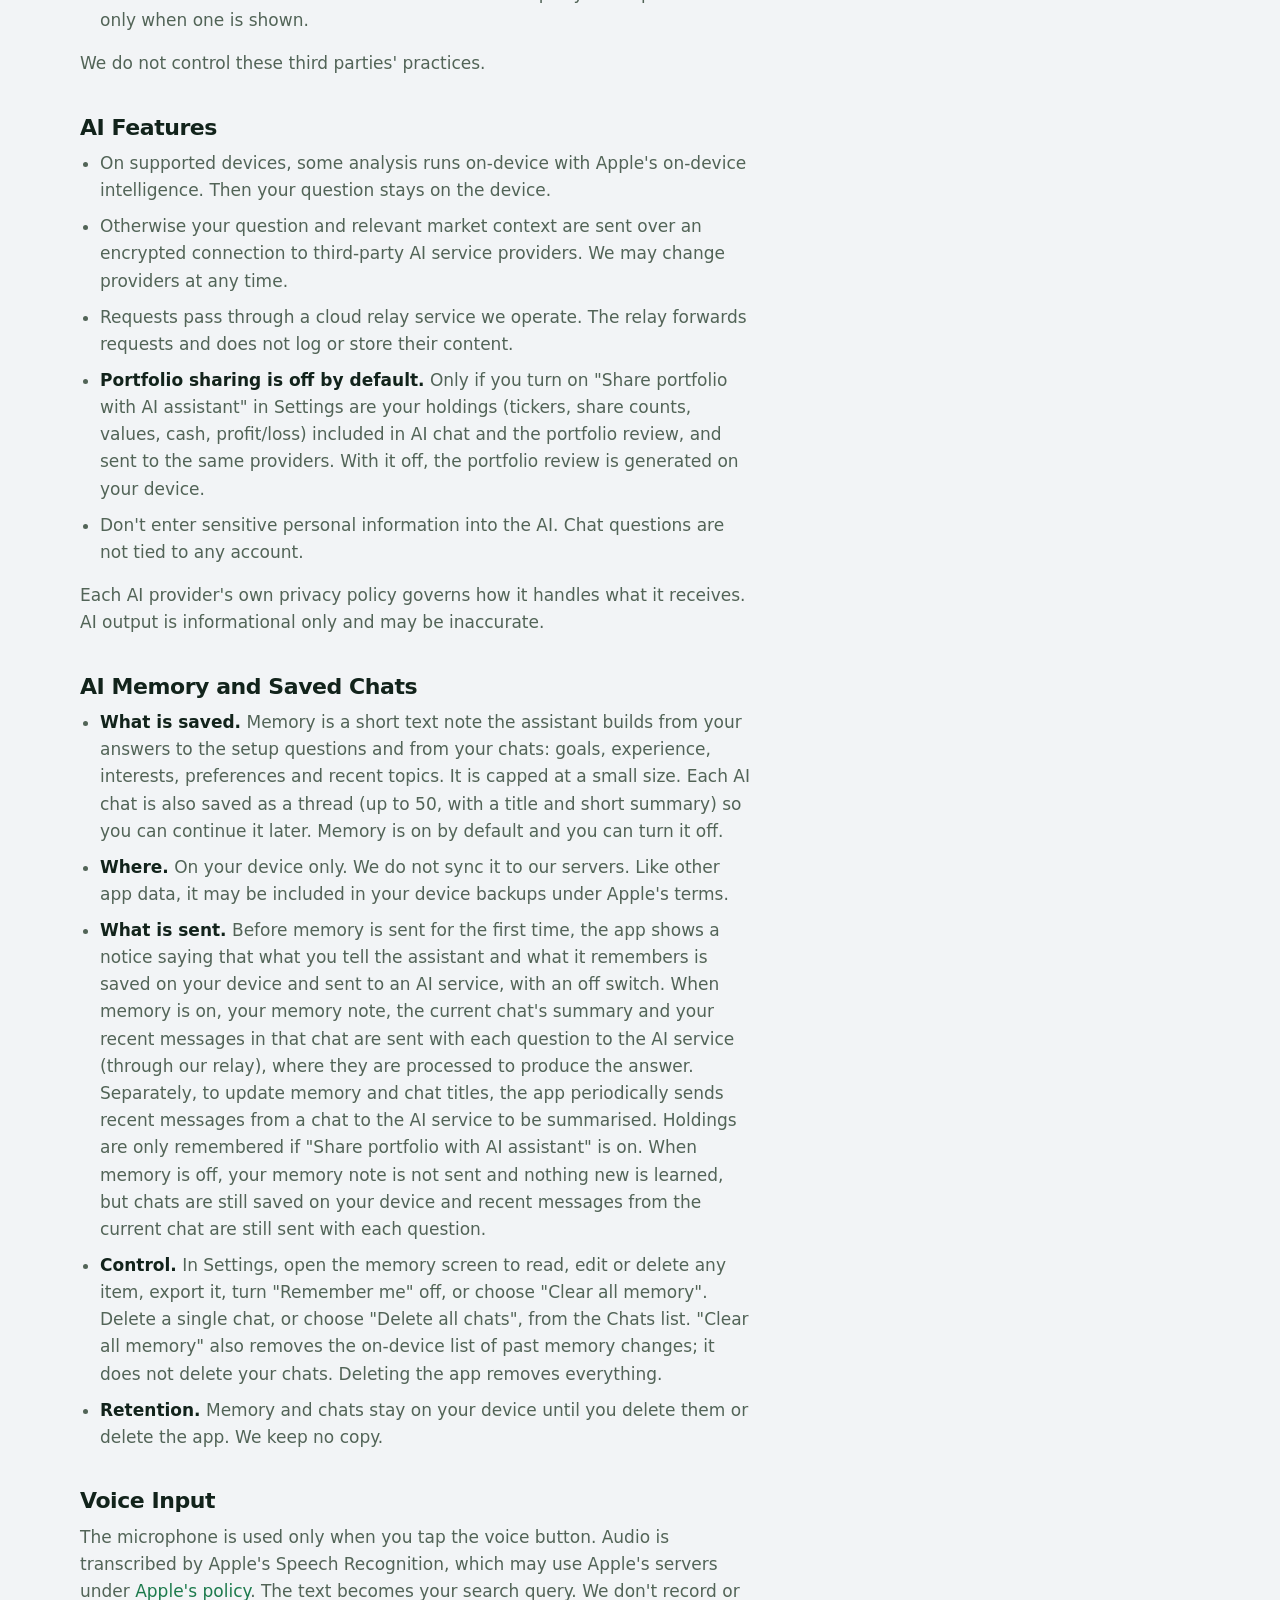
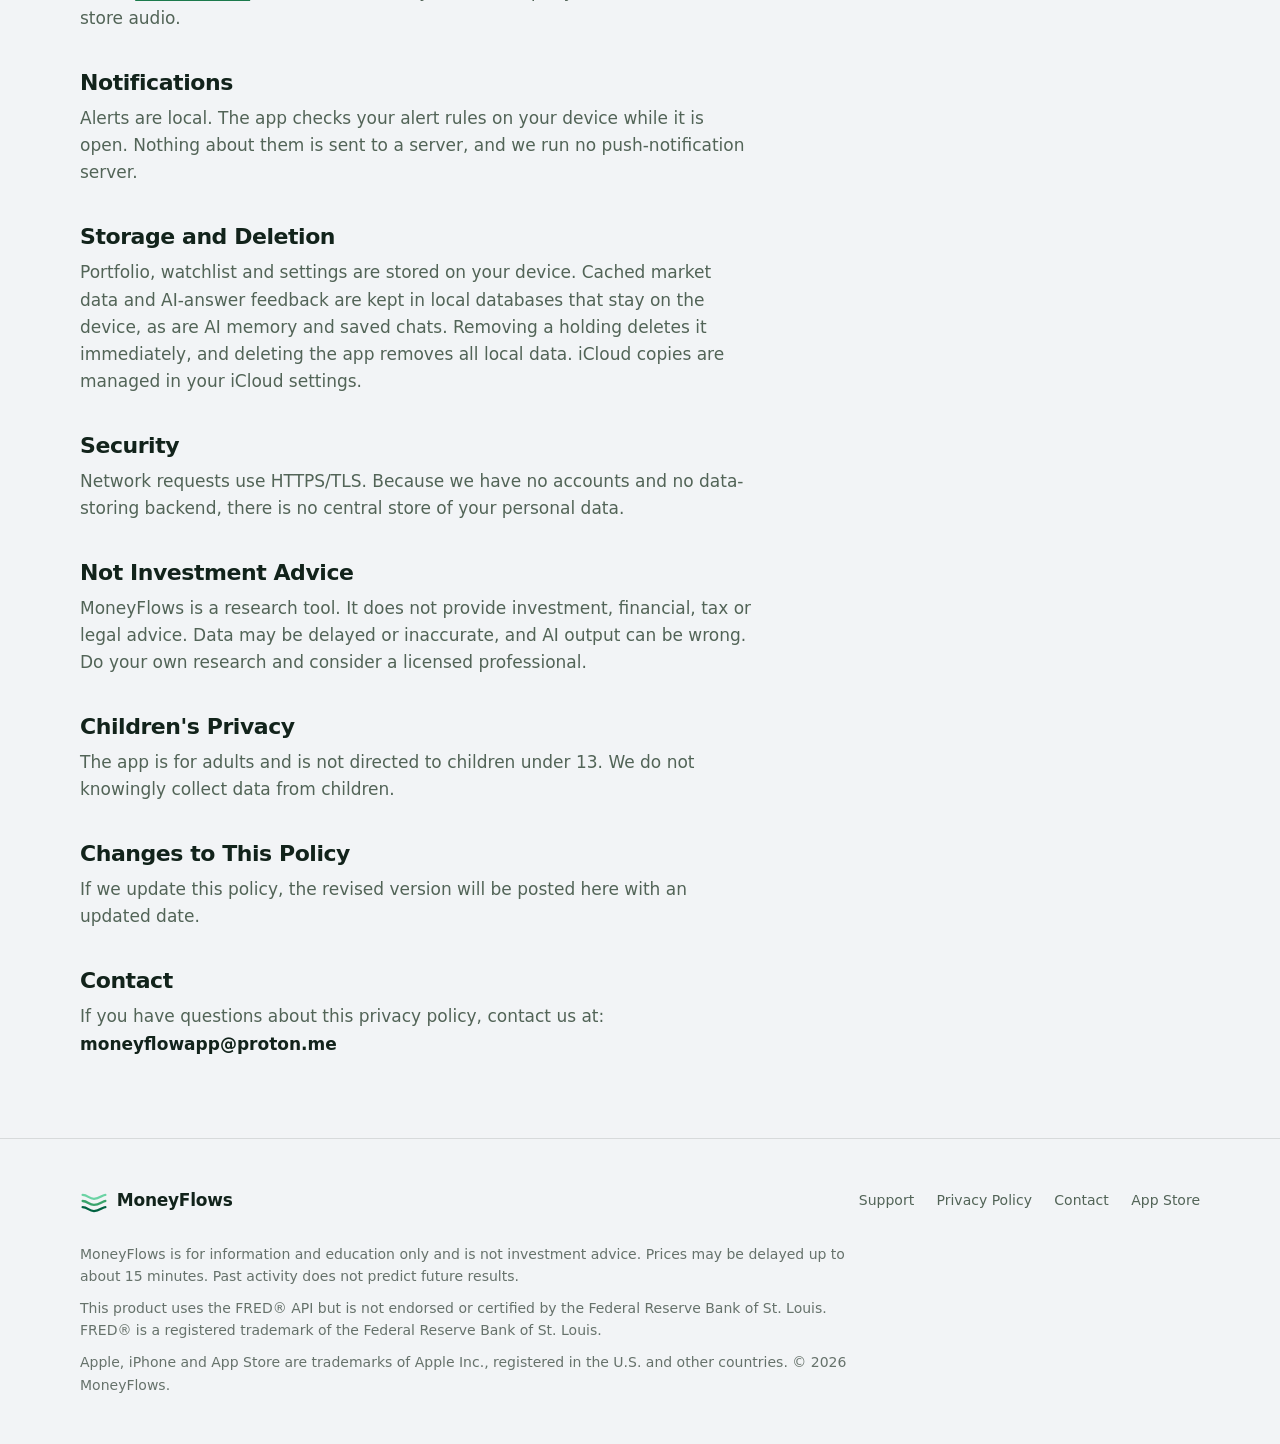
<file: privacy.html>
<!DOCTYPE html>
<html lang="en">
<head>
<meta charset="UTF-8">
<meta name="viewport" content="width=device-width, initial-scale=1, viewport-fit=cover">
<title>Privacy Policy: MoneyFlows</title>
<meta name="description" content="How MoneyFlows handles your data.">
<meta name="theme-color" content="#050505" media="(prefers-color-scheme: dark)">
<meta name="theme-color" content="#f2f4f6" media="(prefers-color-scheme: light)">
<meta property="og:title" content="Privacy Policy: MoneyFlows">
<meta property="og:description" content="How MoneyFlows handles your data.">
<meta property="og:type" content="website">
<meta property="og:url" content="https://yrafique.github.io/privacy.html">
<meta property="og:image" content="https://yrafique.github.io/og.png">
<meta property="og:image:width" content="1200">
<meta property="og:image:height" content="630">
<meta property="og:image:alt" content="MoneyFlows: Follow the money. Illustration of the app with sample figures.">
<meta name="twitter:card" content="summary_large_image">
<meta name="apple-itunes-app" content="app-id=6760608278">
<link rel="canonical" href="https://yrafique.github.io/privacy.html">
<link rel="icon" href="data:image/svg+xml,%3Csvg xmlns='http://www.w3.org/2000/svg' viewBox='0 0 32 32'%3E%3Crect width='32' height='32' rx='7' fill='%23050505'/%3E%3Cpath d='M5 11c5 0 6 3.6 11 3.6S24 11 27 11' stroke='%236bd3a4' stroke-width='2.4' fill='none' stroke-linecap='round'/%3E%3Cpath d='M5 17c5 0 6 3.6 11 3.6S24 17 27 17' stroke='%2339a36b' stroke-width='2.4' fill='none' stroke-linecap='round'/%3E%3Cpath d='M5 23c5 0 6 3.6 11 3.6S24 23 27 23' stroke='%23006241' stroke-width='2.4' fill='none' stroke-linecap='round'/%3E%3C/svg%3E">
<link rel="apple-touch-icon" href="apple-touch-icon.png">
<link rel="stylesheet" href="styles.css">
<script>document.documentElement.classList.add("js")</script>
</head>
<body>
<a class="skip" href="#main">Skip to content</a>
<header class="nav">
  <div class="wrap nav-in">
    <a class="brand" href="./" aria-label="MoneyFlows home"><svg viewBox="0 0 32 32" width="28" height="28" fill="none" aria-hidden="true"><path d="M3 9c6 0 7 4.5 13 4.5S26 9 29 9" stroke="#6bd3a4" stroke-width="2.6" stroke-linecap="round"/><path d="M3 16c6 0 7 4.5 13 4.5S26 16 29 16" stroke="#39a36b" stroke-width="2.6" stroke-linecap="round"/><path d="M3 23c6 0 7 4.5 13 4.5S26 23 29 23" stroke="#006241" stroke-width="2.6" stroke-linecap="round"/></svg><span>MoneyFlows</span></a>
    <nav class="nav-links" aria-label="Main">
      <a href="support.html">Support</a>
      <a class="hide-s" href="privacy.html" aria-current="page">Privacy</a>
      <a class="btn btn-primary btn-sm" href="https://apps.apple.com/us/app/id6760608278">App Store</a>
    </nav>
  </div>
</header>
<main id="main" tabindex="-1"><div class="wrap page">
<p class="eyebrow">Legal</p>
<h1>Privacy Policy</h1>
<p class="subtitle">MoneyFlows &mdash; Last updated: November 24, 2026</p>
<div class="prose">

    <h2>Summary</h2>
    <ul>
        <li>No account or sign-up. We don't know who you are.</li>
        <li>We don't run servers that store your data. Your portfolio lives on your device and, if you turn it on, in your own iCloud.</li>
        <li>No ads, no analytics SDKs, no tracking, and we don't sell data.</li>
        <li>The app does contact data providers, news sources and, for AI answers, an AI provider. Details below.</li>
        <li>Prices are 15-minute delayed and economic data is end-of-day. Nothing here is real-time.</li>
    </ul>

    <h2>What You Enter</h2>
    <p>Your portfolio holdings (tickers, shares, cost basis) and watchlist are stored on your device. If you enable iCloud, they sync through your iCloud account under Apple's terms. We do not receive them.</p>
    <p>Questions you type or speak into the AI research desk are sent to an AI provider to get an answer (see AI Features).</p>

    <h2>What We Do Not Collect</h2>
    <ul>
        <li>No name, email, contacts, precise location or photos</li>
        <li>No advertising identifiers</li>
        <li>No usage analytics or crash-reporting SDKs</li>
    </ul>

    <h2>Data Providers, News and Media</h2>
    <p>The app fetches public market, economic and news data directly from third-party services. Every request exposes your IP address and the app's user agent to the service that receives it. Each provider's own privacy policy governs how it handles that.</p>
    <ul>
        <li><strong>Market data providers</strong> &mdash; prices (may be delayed, up to about 15 minutes), company data and per-stock news. Receive the stock symbol you view.</li>
        <li><strong>Public regulatory filings</strong> &mdash; insider (Form 4), institutional (13F) and other filings. Receive the stock symbol when you open a stock.</li>
        <li><strong>Short-volume data</strong> &mdash; daily short-sale volume from fixed files. No symbol is sent.</li>
        <li><strong>Economic data providers</strong> &mdash; economic indicators, end-of-day. No symbol is sent.</li>
        <li><strong>News publishers</strong> &mdash; market-wide headlines from about 50 sources. These are fixed feed addresses, so they see only your IP address and user agent, not what you look at. News is credited to the publisher and author shown on each article. Tapping a headline opens the publisher's own site.</li>
        <li><strong>Embedded video</strong> &mdash; video cards load from a third-party video platform only when one is shown.</li>
    </ul>
    <p>We do not control these third parties' practices.</p>

    <h2>AI Features</h2>
    <ul>
        <li>On supported devices, some analysis runs on-device with Apple's on-device intelligence. Then your question stays on the device.</li>
        <li>Otherwise your question and relevant market context are sent over an encrypted connection to third-party AI service providers. We may change providers at any time.</li>
        <li>Requests pass through a cloud relay service we operate. The relay forwards requests and does not log or store their content.</li>
        <li><strong>Portfolio sharing is off by default.</strong> Only if you turn on "Share portfolio with AI assistant" in Settings are your holdings (tickers, share counts, values, cash, profit/loss) included in AI chat and the portfolio review, and sent to the same providers. With it off, the portfolio review is generated on your device.</li>
        <li>Don't enter sensitive personal information into the AI. Chat questions are not tied to any account.</li>
    </ul>
    <p>Each AI provider's own privacy policy governs how it handles what it receives. AI output is informational only and may be inaccurate.</p>

    <h2>AI Memory and Saved Chats</h2>
    <ul>
        <li><strong>What is saved.</strong> Memory is a short text note the assistant builds from your answers to the setup questions and from your chats: goals, experience, interests, preferences and recent topics. It is capped at a small size. Each AI chat is also saved as a thread (up to 50, with a title and short summary) so you can continue it later. Memory is on by default and you can turn it off.</li>
        <li><strong>Where.</strong> On your device only. We do not sync it to our servers. Like other app data, it may be included in your device backups under Apple's terms.</li>
        <li><strong>What is sent.</strong> Before memory is sent for the first time, the app shows a notice saying that what you tell the assistant and what it remembers is saved on your device and sent to an AI service, with an off switch. When memory is on, your memory note, the current chat's summary and your recent messages in that chat are sent with each question to the AI service (through our relay), where they are processed to produce the answer. Separately, to update memory and chat titles, the app periodically sends recent messages from a chat to the AI service to be summarised. Holdings are only remembered if "Share portfolio with AI assistant" is on. When memory is off, your memory note is not sent and nothing new is learned, but chats are still saved on your device and recent messages from the current chat are still sent with each question.</li>
        <li><strong>Control.</strong> In Settings, open the memory screen to read, edit or delete any item, export it, turn "Remember me" off, or choose "Clear all memory". Delete a single chat, or choose "Delete all chats", from the Chats list. "Clear all memory" also removes the on-device list of past memory changes; it does not delete your chats. Deleting the app removes everything.</li>
        <li><strong>Retention.</strong> Memory and chats stay on your device until you delete them or delete the app. We keep no copy.</li>
    </ul>

    <h2>Voice Input</h2>
    <p>The microphone is used only when you tap the voice button. Audio is transcribed by Apple's Speech Recognition, which may use Apple's servers under <a href="https://www.apple.com/legal/privacy/">Apple's policy</a>. The text becomes your search query. We don't record or store audio.</p>

    <h2>Notifications</h2>
    <p>Alerts are local. The app checks your alert rules on your device while it is open. Nothing about them is sent to a server, and we run no push-notification server.</p>

    <h2>Storage and Deletion</h2>
    <p>Portfolio, watchlist and settings are stored on your device. Cached market data and AI-answer feedback are kept in local databases that stay on the device, as are AI memory and saved chats. Removing a holding deletes it immediately, and deleting the app removes all local data. iCloud copies are managed in your iCloud settings.</p>

    <h2>Security</h2>
    <p>Network requests use HTTPS/TLS. Because we have no accounts and no data-storing backend, there is no central store of your personal data.</p>

    <h2>Not Investment Advice</h2>
    <p>MoneyFlows is a research tool. It does not provide investment, financial, tax or legal advice. Data may be delayed or inaccurate, and AI output can be wrong. Do your own research and consider a licensed professional.</p>

    <h2>Children's Privacy</h2>
    <p>The app is for adults and is not directed to children under 13. We do not knowingly collect data from children.</p>

    <h2>Changes to This Policy</h2>
    <p>If we update this policy, the revised version will be posted here with an updated date.</p>

    <h2>Contact</h2>
    <p>If you have questions about this privacy policy, contact us at: <strong>moneyflowapp@proton.me</strong></p>

</div>
</div></main>
<footer>
  <div class="wrap">
    <div class="foot-top"><a class="brand" href="./" aria-label="MoneyFlows home"><svg viewBox="0 0 32 32" width="28" height="28" fill="none" aria-hidden="true"><path d="M3 9c6 0 7 4.5 13 4.5S26 9 29 9" stroke="#6bd3a4" stroke-width="2.6" stroke-linecap="round"/><path d="M3 16c6 0 7 4.5 13 4.5S26 16 29 16" stroke="#39a36b" stroke-width="2.6" stroke-linecap="round"/><path d="M3 23c6 0 7 4.5 13 4.5S26 23 29 23" stroke="#006241" stroke-width="2.6" stroke-linecap="round"/></svg><span>MoneyFlows</span></a>
    <div class="links"><a href="support.html">Support</a><a href="privacy.html">Privacy Policy</a><a href="mailto:moneyflowapp@proton.me">Contact</a><a href="https://apps.apple.com/us/app/id6760608278">App Store</a></div></div>
    <p>MoneyFlows is for information and education only and is not investment advice. Prices may be delayed up to about 15 minutes. Past activity does not predict future results.</p>
    <p>This product uses the FRED&reg; API but is not endorsed or certified by the Federal Reserve Bank of St. Louis. FRED&reg; is a registered trademark of the Federal Reserve Bank of St. Louis.</p>
    <p>Apple, iPhone and App Store are trademarks of Apple Inc., registered in the U.S. and other countries. &copy; 2026 MoneyFlows.</p>
  </div>
</footer>
<script src="site.js" defer></script>
</body>
</html>
</file>
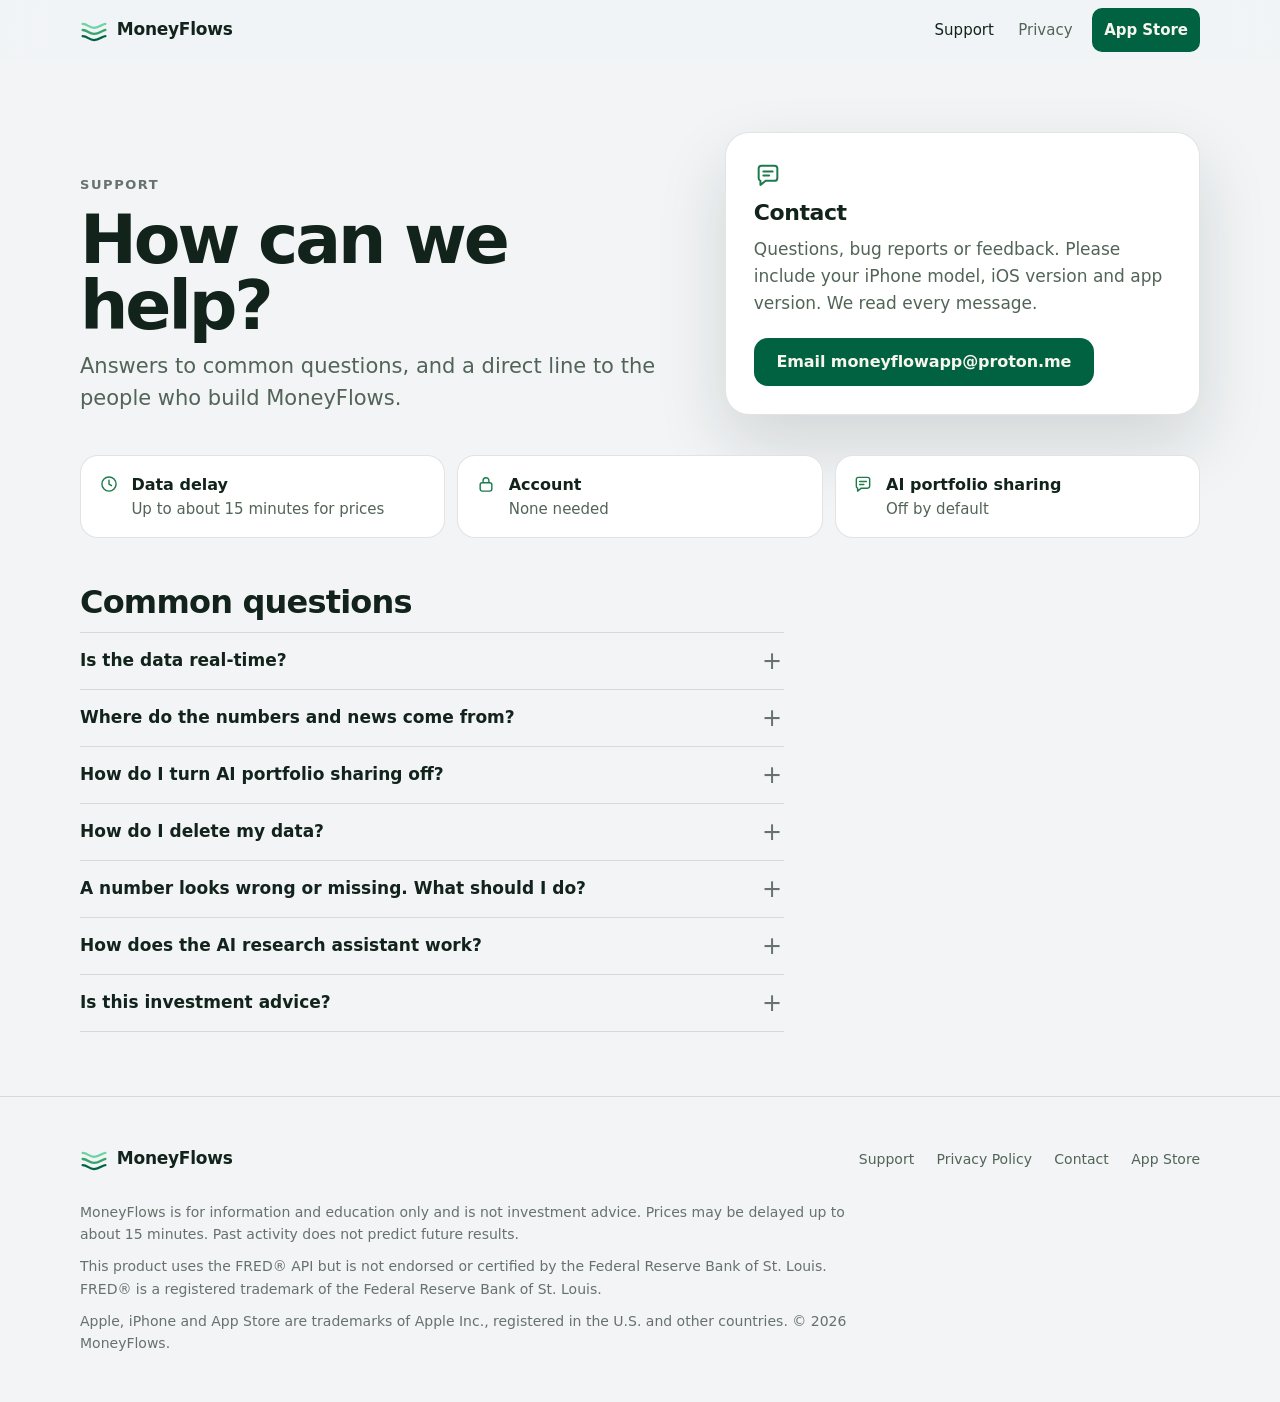
<file: support.html>
<!DOCTYPE html>
<html lang="en">
<head>
<meta charset="UTF-8">
<meta name="viewport" content="width=device-width, initial-scale=1, viewport-fit=cover">
<title>Support: MoneyFlows</title>
<meta name="description" content="Help and contact for MoneyFlows for iPhone.">
<meta name="theme-color" content="#050505" media="(prefers-color-scheme: dark)">
<meta name="theme-color" content="#f2f4f6" media="(prefers-color-scheme: light)">
<meta property="og:title" content="Support: MoneyFlows">
<meta property="og:description" content="Help and contact for MoneyFlows for iPhone.">
<meta property="og:type" content="website">
<meta property="og:url" content="https://yrafique.github.io/support.html">
<meta property="og:image" content="https://yrafique.github.io/og.png">
<meta property="og:image:width" content="1200">
<meta property="og:image:height" content="630">
<meta property="og:image:alt" content="MoneyFlows: Follow the money. Illustration of the app with sample figures.">
<meta name="twitter:card" content="summary_large_image">
<meta name="apple-itunes-app" content="app-id=6760608278">
<link rel="canonical" href="https://yrafique.github.io/support.html">
<link rel="icon" href="data:image/svg+xml,%3Csvg xmlns='http://www.w3.org/2000/svg' viewBox='0 0 32 32'%3E%3Crect width='32' height='32' rx='7' fill='%23050505'/%3E%3Cpath d='M5 11c5 0 6 3.6 11 3.6S24 11 27 11' stroke='%236bd3a4' stroke-width='2.4' fill='none' stroke-linecap='round'/%3E%3Cpath d='M5 17c5 0 6 3.6 11 3.6S24 17 27 17' stroke='%2339a36b' stroke-width='2.4' fill='none' stroke-linecap='round'/%3E%3Cpath d='M5 23c5 0 6 3.6 11 3.6S24 23 27 23' stroke='%23006241' stroke-width='2.4' fill='none' stroke-linecap='round'/%3E%3C/svg%3E">
<link rel="apple-touch-icon" href="apple-touch-icon.png">
<link rel="stylesheet" href="styles.css">
<script>document.documentElement.classList.add("js")</script>
</head>
<body>
<a class="skip" href="#main">Skip to content</a>
<header class="nav">
  <div class="wrap nav-in">
    <a class="brand" href="./" aria-label="MoneyFlows home"><svg viewBox="0 0 32 32" width="28" height="28" fill="none" aria-hidden="true"><path d="M3 9c6 0 7 4.5 13 4.5S26 9 29 9" stroke="#6bd3a4" stroke-width="2.6" stroke-linecap="round"/><path d="M3 16c6 0 7 4.5 13 4.5S26 16 29 16" stroke="#39a36b" stroke-width="2.6" stroke-linecap="round"/><path d="M3 23c6 0 7 4.5 13 4.5S26 23 29 23" stroke="#006241" stroke-width="2.6" stroke-linecap="round"/></svg><span>MoneyFlows</span></a>
    <nav class="nav-links" aria-label="Main">
      <a href="support.html" aria-current="page">Support</a>
      <a class="hide-s" href="privacy.html">Privacy</a>
      <a class="btn btn-primary btn-sm" href="https://apps.apple.com/us/app/id6760608278">App Store</a>
    </nav>
  </div>
</header>
<svg width="0" height="0" style="position:absolute" aria-hidden="true" focusable="false">
<symbol id="i-home" viewBox="0 0 24 24"><path d="M3.5 11 12 4l8.5 7M6 9.5V20h4.5v-5.5h3V20H18V9.5" fill="none" stroke="currentColor" stroke-width="1.7" stroke-linejoin="round" stroke-linecap="round"/></symbol>
<symbol id="i-markets" viewBox="0 0 24 24"><path d="M4 20h16M7 17v-5M12 17V7M17 17v-8" fill="none" stroke="currentColor" stroke-width="1.7" stroke-linecap="round"/></symbol>
<symbol id="i-search" viewBox="0 0 24 24"><circle cx="10.5" cy="10.5" r="6" fill="none" stroke="currentColor" stroke-width="1.7"/><path d="m15 15 5 5" stroke="currentColor" stroke-width="1.7" stroke-linecap="round"/></symbol>
<symbol id="i-signals" viewBox="0 0 24 24"><path d="M13.5 3 5 13.5h6l-1 7.5L19 10.5h-6z" fill="none" stroke="currentColor" stroke-width="1.7" stroke-linejoin="round"/></symbol>
<symbol id="i-portfolio" viewBox="0 0 24 24"><path d="M12 3.5a8.5 8.5 0 1 0 8.5 8.5H12z" fill="none" stroke="currentColor" stroke-width="1.7" stroke-linejoin="round"/><path d="M15 3.9A8.5 8.5 0 0 1 20.1 9H15z" fill="none" stroke="currentColor" stroke-width="1.7" stroke-linejoin="round"/></symbol>
<symbol id="i-lock" viewBox="0 0 24 24"><rect x="5" y="10.5" width="14" height="10" rx="2.5" fill="none" stroke="currentColor" stroke-width="1.7"/><path d="M8.5 10.5V8a3.5 3.5 0 0 1 7 0v2.5" fill="none" stroke="currentColor" stroke-width="1.7"/></symbol>
<symbol id="i-eye" viewBox="0 0 24 24"><path d="M2.5 12S6 5.5 12 5.5 21.5 12 21.5 12 18 18.5 12 18.5 2.5 12 2.5 12Z" fill="none" stroke="currentColor" stroke-width="1.7" stroke-linejoin="round"/><circle cx="12" cy="12" r="3" fill="none" stroke="currentColor" stroke-width="1.7"/></symbol>
<symbol id="i-stamp" viewBox="0 0 24 24"><circle cx="12" cy="12" r="8.5" fill="none" stroke="currentColor" stroke-width="1.7"/><path d="M12 7.5V12l3 2" fill="none" stroke="currentColor" stroke-width="1.7" stroke-linecap="round"/></symbol>
<symbol id="i-chat" viewBox="0 0 24 24"><path d="M4 6.5A2.5 2.5 0 0 1 6.5 4h11A2.5 2.5 0 0 1 20 6.5v8a2.5 2.5 0 0 1-2.5 2.5H10l-4.5 3.5V17A2.5 2.5 0 0 1 4 14.5z" fill="none" stroke="currentColor" stroke-width="1.7" stroke-linejoin="round"/><path d="M8 9h8M8 12.5h5" stroke="currentColor" stroke-width="1.7" stroke-linecap="round"/></symbol>
<symbol id="i-check" viewBox="0 0 24 24"><path d="m5 12.5 4.5 4.5L19 7.5" fill="none" stroke="currentColor" stroke-width="2" stroke-linecap="round" stroke-linejoin="round"/></symbol>
</svg>
<main id="main" tabindex="-1"><div class="wrap page">
<div class="page-hero">
  <div>
    <p class="eyebrow">Support</p>
    <h1>How can we help?</h1>
    <p class="lede">Answers to common questions, and a direct line to the people who build MoneyFlows.</p>
  </div>
  <div class="card contact reveal">
    <svg class="ico lg" width="24" height="24" aria-hidden="true" focusable="false"><use href="#i-chat"/></svg>
    <h2>Contact</h2>
    <p>Questions, bug reports or feedback. Please include your iPhone model, iOS version and app version. We read every message.</p>
    <a class="btn btn-primary" href="mailto:moneyflowapp@proton.me">Email moneyflowapp@proton.me</a>
  </div>
</div>
<ul class="quick reveal" aria-label="At a glance">
  <li><svg class="ico" width="24" height="24" aria-hidden="true" focusable="false"><use href="#i-stamp"/></svg><span><b>Data delay</b>Up to about 15 minutes for prices</span></li>
  <li><svg class="ico" width="24" height="24" aria-hidden="true" focusable="false"><use href="#i-lock"/></svg><span><b>Account</b>None needed</span></li>
  <li><svg class="ico" width="24" height="24" aria-hidden="true" focusable="false"><use href="#i-chat"/></svg><span><b>AI portfolio sharing</b>Off by default</span></li>
</ul>
<h2 class="sub-h">Common questions</h2>
<div class="faq"><details><summary>Is the data real-time?</summary><p>No. Prices may be delayed up to about 15 minutes, and economic data is end-of-day. Every screen shows the time its data was last updated, so you always know how fresh it is.</p></details><details><summary>Where do the numbers and news come from?</summary><p>Market data, public regulatory filings and economic data come from third-party providers. Every headline names its publisher and opens the publisher&rsquo;s own page. Economic data from the Federal Reserve is credited to it.</p></details><details><summary>How do I turn AI portfolio sharing off?</summary><p>The AI assistant only sees your portfolio if you turn on <em>Share portfolio with AI assistant</em> in Settings (About, privacy &amp; legal). It is off by default, and you can switch it off at any time.</p></details><details><summary>How do I delete my data?</summary><p>Holdings and watchlists are stored on your device, and in your own iCloud if you turn sync on. Removing a holding deletes it immediately, and deleting the app removes all local data. There is no account to delete.</p></details><details><summary>A number looks wrong or missing. What should I do?</summary><p>Check the time stamp first: prices may be delayed up to about 15 minutes, and some figures update once a day. If a figure is unavailable the app shows it as missing rather than guessing. If something still looks off, email us with the screen and the stock.</p></details><details><summary>How does the AI research assistant work?</summary><p>It is an AI language model that answers from the market data and headlines the app has already loaded. Some analysis runs on your device; otherwise your question and the relevant market context are sent over an encrypted connection to an AI service to write the answer. It shows when its data was updated and which publishers it used. It can be wrong, and you can turn it off.</p></details><details><summary>Is this investment advice?</summary><p>No. MoneyFlows is a research tool for information and education. Scores, signals and AI answers are not recommendations. Do your own research and consider a licensed professional.</p></details></div>
</div></main>
<footer>
  <div class="wrap">
    <div class="foot-top"><a class="brand" href="./" aria-label="MoneyFlows home"><svg viewBox="0 0 32 32" width="28" height="28" fill="none" aria-hidden="true"><path d="M3 9c6 0 7 4.5 13 4.5S26 9 29 9" stroke="#6bd3a4" stroke-width="2.6" stroke-linecap="round"/><path d="M3 16c6 0 7 4.5 13 4.5S26 16 29 16" stroke="#39a36b" stroke-width="2.6" stroke-linecap="round"/><path d="M3 23c6 0 7 4.5 13 4.5S26 23 29 23" stroke="#006241" stroke-width="2.6" stroke-linecap="round"/></svg><span>MoneyFlows</span></a>
    <div class="links"><a href="support.html">Support</a><a href="privacy.html">Privacy Policy</a><a href="mailto:moneyflowapp@proton.me">Contact</a><a href="https://apps.apple.com/us/app/id6760608278">App Store</a></div></div>
    <p>MoneyFlows is for information and education only and is not investment advice. Prices may be delayed up to about 15 minutes. Past activity does not predict future results.</p>
    <p>This product uses the FRED&reg; API but is not endorsed or certified by the Federal Reserve Bank of St. Louis. FRED&reg; is a registered trademark of the Federal Reserve Bank of St. Louis.</p>
    <p>Apple, iPhone and App Store are trademarks of Apple Inc., registered in the U.S. and other countries. &copy; 2026 MoneyFlows.</p>
  </div>
</footer>
<script src="site.js" defer></script>
</body>
</html>
</file>
<file: styles.css>
/* MoneyFlows site. Obsidian Noir by default, Sovereign Light by system preference.
   Tokens mirror the app: green is a signal, negatives are bronze (never red),
   system type only, SF Mono only on provenance stamps. Motion: transform/opacity only. */

:root {
  color-scheme: dark light;
  --field: #050505;
  --surface: #1a1a1a;
  --raised: #151515;
  --ink: #f7f5ee;
  --ink2: #b6bbb4;
  --ink3: #83887f;
  --green: #006241;
  --green-hi: #39a36b;
  --green-lt: #6bd3a4;
  --pos: #39a36b;
  --neg: #987f5b;
  --hair: rgba(247, 245, 238, 0.1);
  --lit: rgba(247, 245, 238, 0.07);
  --shadow: 0 30px 80px rgba(0, 0, 0, 0.6);
  --glass: rgba(10, 10, 10, 0.66);
  --glass-edge: rgba(255, 255, 255, 0.1);
  --edge: rgba(5, 5, 5, 0.75);
  --ribbon: 0.22;

  --font: -apple-system, BlinkMacSystemFont, "SF Pro Text", "SF Pro Display", system-ui, "Segoe UI", Roboto, "Helvetica Neue", Arial, sans-serif;
  --mono: ui-monospace, "SF Mono", SFMono-Regular, Menlo, Consolas, monospace;
  --ease: cubic-bezier(0.2, 0.8, 0.2, 1);
  --spring: cubic-bezier(0.17, 0.84, 0.24, 1);
}
/* Critically damped spring (damping 1.0): no overshoot, quick settle. */
@supports (transition-timing-function: linear(0, 1)) {
  :root { --spring: linear(0, 0.078, 0.235, 0.401, 0.549, 0.669, 0.762, 0.831, 0.882, 0.918, 0.944, 0.962, 0.974, 0.982, 0.988, 0.992, 0.995, 0.997, 0.998, 0.999, 1); }
}

@media (prefers-color-scheme: light) {
  :root {
    --field: #f2f4f6;
    --surface: #ffffff;
    --raised: #f7f8f9;
    --ink: #12231b;
    --ink2: #526457;
    --ink3: #66726b;
    --green: #006241;
    --green-hi: #1c7a4c;
    --green-lt: #006241;
    --pos: #1c7a4c;
    --neg: #6f5b3e;
    --hair: rgba(18, 35, 27, 0.12);
    --lit: rgba(255, 255, 255, 0.9);
    --shadow: 0 30px 70px rgba(18, 35, 27, 0.14);
    --glass: rgba(242, 244, 246, 0.72);
    --glass-edge: rgba(255, 255, 255, 0.85);
    --edge: rgba(242, 244, 246, 0.8);
    --ribbon: 0.28;
  }
}

* { box-sizing: border-box; margin: 0; padding: 0; }
html { scroll-behavior: smooth; -webkit-text-size-adjust: 100%; scroll-padding-top: 5rem; }
body {
  background: var(--field);
  color: var(--ink);
  font: 400 1.0625rem/1.6 var(--font);
  -webkit-font-smoothing: antialiased;
  text-rendering: optimizeLegibility;
  overflow-x: clip;
}
a { color: var(--green-hi); text-underline-offset: 0.2em; }
a:hover { color: var(--green-lt); }
:focus-visible { outline: 3px solid var(--green-lt); outline-offset: 3px; border-radius: 6px; }
.skip { position: absolute; left: -999px; top: 0.75rem; z-index: 60; }
.skip:focus { left: 1rem; background: var(--surface); color: var(--ink); padding: 0.75rem 1rem; border-radius: 10px; }
.sr { position: absolute; width: 1px; height: 1px; overflow: hidden; clip: rect(0 0 0 0); clip-path: inset(50%); white-space: nowrap; }
.tab { font-variant-numeric: tabular-nums; }
.ico { width: 1.25rem; height: 1.25rem; flex: none; }
.ico.lg { width: 1.75rem; height: 1.75rem; color: var(--green-hi); }
.ico.xl { width: 2.5rem; height: 2.5rem; color: var(--green-hi); }

.wrap { width: min(1120px, 100% - 2rem); margin-inline: auto; }
@media (min-width: 600px) { .wrap { width: min(1120px, 100% - 3rem); } }

/* ---------- Header: the floating glass layer ---------- */
header.nav {
  position: sticky; top: 0; z-index: 40;
  background: var(--glass);
  -webkit-backdrop-filter: blur(22px) saturate(180%);
  backdrop-filter: blur(22px) saturate(180%);
}
/* Scroll-edge fade instead of a hard divider, only once content runs under the glass. */
header.nav::after {
  content: ""; position: absolute; left: 0; right: 0; top: 100%; height: 18px; pointer-events: none;
  background: linear-gradient(var(--edge), transparent); opacity: 0; transition: opacity 0.3s var(--ease);
}
header.nav.scrolled::after { opacity: 1; }
.nav-in { display: flex; flex-wrap: wrap; align-items: center; justify-content: space-between; min-height: 60px; gap: 0 0.5rem; }
.nav-links { flex-wrap: wrap; justify-content: flex-end; }
.brand { display: inline-flex; align-items: center; gap: 0.55rem; color: var(--ink); text-decoration: none; font-weight: 650; letter-spacing: -0.015em; font-size: 1.0625rem; min-height: 44px; }
.brand:hover { color: var(--ink); }
.brand svg { width: 28px; height: 28px; }
.nav-links { display: flex; align-items: center; gap: 0.125rem; }
.nav-links a { color: var(--ink2); text-decoration: none; padding: 0.5rem 0.7rem; min-height: 44px; display: inline-flex; align-items: center; border-radius: 10px; font-size: 0.9375rem; }
.nav-links a:hover, .nav-links a[aria-current="page"] { color: var(--ink); }
.nav-links a.btn { margin-left: 0.4rem; }
@media (max-width: 520px) { .nav-links .hide-s { display: none; } }

/* ---------- Buttons: feedback on press ---------- */
.btn {
  display: inline-flex; align-items: center; justify-content: center; gap: 0.5rem;
  min-height: 48px; padding: 0.75rem 1.35rem; border-radius: 14px;
  font: 600 1rem/1.2 var(--font); letter-spacing: -0.005em; text-decoration: none; cursor: pointer; border: 1px solid transparent;
  transition: transform 100ms ease-out, background-color 0.2s var(--ease), border-color 0.2s var(--ease);
  -webkit-tap-highlight-color: transparent; text-align: center;
}
.btn:active { transform: scale(0.97); }
.btn-primary, .nav-links a.btn-primary { background: var(--green); color: #f7f5ee; }
.btn-primary:hover, .nav-links a.btn-primary:hover { background: #00734c; color: #f7f5ee; }
.btn-quiet { background: transparent; color: var(--ink); border-color: var(--hair); }
.btn-quiet:hover { border-color: var(--ink3); color: var(--ink); }
.btn-sm { min-height: 44px; padding: 0.55rem 1rem; font-size: 0.9375rem; }
.btn-lg { min-height: 54px; padding: 0.9rem 1.6rem; font-size: 1.0625rem; border-radius: 16px; }

/* ---------- Type: tracking tightens as size grows, leading loosens for body ---------- */
.eyebrow { font-size: 0.8125rem; line-height: 1.4; font-weight: 600; letter-spacing: 0.12em; text-transform: uppercase; color: var(--ink3); }
h1 { font-size: clamp(3rem, 8.4vw, 6.75rem); line-height: 0.98; letter-spacing: -0.045em; font-weight: 700; }
h2 { font-size: clamp(2rem, 5vw, 3.4rem); line-height: 1.05; letter-spacing: -0.035em; font-weight: 700; }
h3 { font-size: 1.25rem; line-height: 1.3; letter-spacing: -0.015em; font-weight: 650; }
.lede { font-size: clamp(1.125rem, 2vw, 1.3125rem); color: var(--ink2); max-width: 36rem; line-height: 1.55; }
.stamp { font: 500 0.8125rem/1.45 var(--mono); color: var(--ink3); letter-spacing: 0; }
.fine { margin-top: 1.25rem; color: var(--ink3); font-size: 0.9375rem; max-width: 32rem; }
.cta-row { display: flex; flex-wrap: wrap; gap: 0.75rem; margin-top: 2rem; }

/* ---------- Hero ---------- */
.hero { position: relative; overflow: hidden; padding: clamp(2.5rem, 7vw, 5rem) 0 clamp(3rem, 7vw, 5.5rem); }
.hero-grid { position: relative; display: grid; gap: 3rem; align-items: center; }
@media (min-width: 900px) { .hero-grid { grid-template-columns: minmax(0, 1fr) auto; gap: 4rem; } }
.hero h1 { margin: 1rem 0 1.5rem; }
.hero-device { justify-self: center; }
@media (min-width: 900px) { .hero-device .shot { --pw: min(312px, calc((100vh - 9rem) * 9 / 19.5)); } }
.ribbon { position: absolute; left: 0; bottom: 0; width: 100%; height: 55%; pointer-events: none; opacity: var(--ribbon);
  -webkit-mask-image: linear-gradient(to right, transparent 5%, #000 55%); mask-image: linear-gradient(to right, transparent 5%, #000 55%); }
.ribbon path { fill: none; stroke-width: 2; stroke-linecap: round; }
.ribbon.r2 { height: 100%; top: 0; opacity: calc(var(--ribbon) * 0.7); -webkit-mask-image: radial-gradient(closest-side, transparent 35%, #000); mask-image: radial-gradient(closest-side, transparent 35%, #000); }
@media (max-width: 640px) { .cta-row .btn-lg { flex: 1 1 100%; } }

/* ---------- The phone: one component scaled by container units ---------- */
.shot { --pw: min(312px, 84vw); width: var(--pw); margin: 0; container-type: inline-size; }
.phone {
  aspect-ratio: 9 / 19.5; padding: 3.1cqw; border-radius: 15cqw;
  background: linear-gradient(145deg, #2c2c2c, #0b0b0b 40%, #1b1b1b);
  box-shadow: inset 0 0 0 1px rgba(255, 255, 255, 0.12), 0 0 0 1px rgba(0, 0, 0, 0.5), var(--shadow);
}
.screen {
  position: relative; height: 100%; border-radius: 12cqw; overflow: hidden;
  background: var(--field); color: var(--ink);
  display: flex; flex-direction: column;
  font-size: 14px; font-size: 4.55cqw; line-height: 1.35;
}
.status { flex: none; height: 12cqw; display: grid; grid-template-columns: 1fr auto 1fr; align-items: center; padding: 0 6.5cqw; font-size: 0.9em; font-weight: 600; }
.island { width: 29cqw; height: 8.4cqw; border-radius: 99px; background: #000; box-shadow: inset 0 0 0 1px rgba(255, 255, 255, 0.06); }
.sys { justify-self: end; display: flex; align-items: flex-end; gap: 1px; }
.sys i { width: 0.22em; background: currentColor; border-radius: 1px; }
.sys i:nth-child(1) { height: 0.35em; } .sys i:nth-child(2) { height: 0.5em; } .sys i:nth-child(3) { height: 0.65em; } .sys i:nth-child(4) { height: 0.8em; }
.sys em { width: 1.55em; height: 0.75em; border: 1.5px solid currentColor; border-radius: 0.22em; margin-left: 0.35em; opacity: 0.9; box-shadow: inset 0 0 0 1.5px var(--field), inset 1.2em 0 0 0 currentColor; }
.app { flex: 1; min-height: 0; padding: 1.5cqw 5.5cqw 0; display: flex; flex-direction: column; overflow: hidden; }
.app-title { display: flex; justify-content: space-between; align-items: baseline; gap: 0.5em; margin-bottom: 0.7em; }
.app-title > b { font-size: 2em; letter-spacing: -0.035em; line-height: 1.1; }
.screen .stamp { font-size: 0.86em; line-height: 1.35; }
.app-eye { font-size: 0.84em; font-weight: 600; letter-spacing: 0.08em; text-transform: uppercase; color: var(--ink3); }
.app-eye.pad { margin: 1em 0 0.2em; }
.app-note { margin-top: auto; padding: 0.8em 0 0.6em; font-size: 0.86em; color: var(--ink3); }
.tile { background: var(--surface); border: 1px solid var(--hair); border-radius: 1.1em; padding: 0.85em 0.9em 0.6em; box-shadow: inset 0 1px 0 var(--lit); }
.big { display: flex; align-items: baseline; gap: 0.15em; font-size: 2.45em; font-weight: 700; letter-spacing: -0.04em; line-height: 1.1; margin: 0.1em 0 0.15em; }
.big > .up { font-size: 0.6em; }
.spark { display: block; width: 100%; height: auto; }
.spark text { font: 500 10px var(--font); fill: var(--ink3); font-variant-numeric: tabular-nums; }
.spark .grid { stroke: var(--hair); }
.spark .line { fill: none; stroke: var(--green-hi); stroke-width: 2.5; stroke-linecap: round; stroke-linejoin: round; }
.spark .area { fill: var(--green-hi); opacity: 0.14; }
.spark .dot { fill: var(--green-hi); }
.list { list-style: none; }
.list .row { display: flex; justify-content: space-between; align-items: center; gap: 0.7em; padding: 0.58em 0; border-bottom: 1px solid var(--hair); }
.list .row:last-child { border-bottom: 0; }
.up { color: var(--pos); }
.down { color: var(--neg); }
.chips { display: flex; gap: 0.4em; margin-bottom: 0.6em; }
.chips span { font-size: 0.82em; padding: 0.3em 0.75em; border-radius: 99px; background: var(--surface); color: var(--ink2); border: 1px solid var(--hair); }
.chips .on { background: var(--green); color: #f7f5ee; border-color: transparent; }

/* Signals */
.sig .row { justify-content: flex-start; }
.ring { position: relative; width: 2.6em; height: 2.6em; flex: none; display: grid; place-items: center; }
.ring svg { position: absolute; inset: 0; width: 100%; height: 100%; transform: rotate(-90deg); }
.ring circle { fill: none; stroke-width: 3; }
.ring .rt { stroke: var(--hair); }
.ring .rv { stroke: var(--green-hi); stroke-linecap: round; stroke-dasharray: 100; stroke-dashoffset: calc(100 - var(--s)); }
.ring b { position: relative; font-size: 0.92em; }
.who { display: flex; flex-direction: column; min-width: 0; flex: 1; }
.who .stamp { white-space: nowrap; overflow: hidden; text-overflow: ellipsis; }
.who b { font-weight: 600; }
.chg { white-space: nowrap; }

/* Flows */
.periods { display: flex; gap: 0.3em; padding: 0.25em; border-radius: 0.9em; background: var(--surface); border: 1px solid var(--hair); }
.periods button {
  position: relative; flex: 1; min-height: 2.35em; border: 0; border-radius: 0.65em; background: transparent; color: var(--ink2);
  font: 600 0.85em/1 var(--font); cursor: pointer; font-variant-numeric: tabular-nums; transition: transform 100ms ease-out, background-color 0.25s var(--ease);
  -webkit-tap-highlight-color: transparent;
}
.periods button::before { content: ""; position: absolute; inset: -6px -1px; } /* 44px hit area */
.periods button:active { transform: scale(0.94); }
.periods button[aria-pressed="true"] { background: var(--green); color: #f7f5ee; }
.flows { list-style: none; display: grid; gap: 0.7em; margin-top: 0.4em; }
.ftot { margin-top: 0.8em; display: flex; justify-content: space-between; align-items: center; gap: 0.5em; padding: 0.7em 0.9em; }
.ftot b { font-size: 1.35em; letter-spacing: -0.02em; }
.flows li { display: grid; grid-template-columns: minmax(0, 1fr) auto; grid-template-areas: "n v" "t t"; gap: 0.3em 0.5em; align-items: center; font-size: 0.92em; }
.fname { grid-area: n; } .fval { grid-area: v; } .ftrack { grid-area: t; }
.fname { overflow: hidden; text-overflow: ellipsis; white-space: nowrap; }
.ftrack { position: relative; height: 0.6em; }
.ftrack::after { content: ""; position: absolute; left: 33.333%; top: -0.35em; bottom: -0.35em; width: 1px; background: var(--ink3); opacity: 0.6; }
.ftrack i { position: absolute; top: 0; bottom: 0; border-radius: 0.2em; transition: transform 0.6s var(--spring); }
.fneg { left: 0; width: 33.333%; background: var(--neg); transform-origin: right center; transform: scaleX(var(--w)); }
.fpos { left: 33.333%; width: 66.667%; background: var(--green-hi); transform-origin: left center; transform: scaleX(var(--w)); }
.fval { text-align: right; white-space: nowrap; font-variant-numeric: tabular-nums; }
.axis { margin-top: 0.5em; padding-top: 0.3em; border-top: 1px solid var(--hair); color: var(--ink3); font-size: 0.86em; }
.ticks { display: block; position: relative; height: 1.3em; font-variant-numeric: tabular-nums; }
.ticks span { position: absolute; left: calc(var(--x) * 33.333%); transform: translateX(-50%); white-space: nowrap; }
.ticks span:first-child { transform: none; }
.ticks span:last-child { transform: translateX(-100%); }

/* News */
.row.news { flex-direction: column; align-items: flex-start; gap: 0.15em; }
.row.news b { font-weight: 600; line-height: 1.3; }
.sub { display: inline-flex; align-items: center; gap: 0.3em; font-size: 0.78em; color: var(--ink2); border: 1px solid var(--hair); border-radius: 99px; padding: 0.1em 0.55em; margin-top: 0.2em; }
.ico.xs { width: 1em; height: 1em; }

/* Research desk */
.chat { display: flex; flex-direction: column; gap: 0.7em; }
.bubble { padding: 0.7em 0.9em; border-radius: 1.1em; font-size: 0.95em; line-height: 1.42; }
.bubble.you { align-self: flex-end; max-width: 82%; background: var(--green); color: #f7f5ee; border-bottom-right-radius: 0.35em; }
.bubble.desk { align-self: flex-start; max-width: 96%; background: var(--surface); border: 1px solid var(--hair); border-bottom-left-radius: 0.35em; }
.bubble .stamp { display: block; margin-top: 0.45em; font-size: 0.9em; }
.bubble .cite { color: var(--green-hi); }
.w { transition: opacity 0.18s linear; }
.suggest { margin-top: auto; display: flex; flex-wrap: wrap; gap: 0.4em; padding-bottom: 0.6em; }
.suggest span { font-size: 0.8em; padding: 0.35em 0.75em; border-radius: 99px; border: 1px solid var(--hair); color: var(--ink2); }
.composer { margin: 0 0 0.8em; padding: 0.75em 1em; border-radius: 99px; background: var(--surface); border: 1px solid var(--hair); color: var(--ink3); font-size: 0.88em; }

/* Portfolio */
.badge { display: inline-flex; align-items: center; gap: 0.3em; font-size: 0.78em; font-weight: 600; color: var(--green-hi); }
.hold .row { padding: 0.5em 0; }
.risks { display: grid; grid-template-columns: 1fr 1fr; gap: 0.5em; margin-top: 0.8em; }
.risk { background: var(--surface); border: 1px solid var(--hair); border-radius: 0.9em; padding: 0.6em 0.7em; display: flex; flex-direction: column; gap: 0.15em; }
.risk .app-eye { letter-spacing: 0.01em; text-transform: none; font-size: 0.86em; }
.risk b { font-size: 1.2em; letter-spacing: -0.02em; }
.optin { margin: auto 0 0.8em; display: flex; justify-content: space-between; align-items: center; gap: 0.6em; padding: 0.7em 0.8em; border-radius: 0.9em; background: var(--surface); border: 1px solid var(--hair); }
.optin > span:first-child { display: flex; flex-direction: column; }
.switch { width: 2.9em; height: 1.75em; border-radius: 99px; background: var(--hair); position: relative; flex: none; box-shadow: inset 0 0 0 1px var(--hair); }
.switch i { position: absolute; top: 0.15em; left: 0.15em; width: 1.45em; height: 1.45em; border-radius: 50%; background: #f7f5ee; box-shadow: 0 1px 3px rgba(0, 0, 0, 0.35); }

/* Tab bar inside the phone (decorative) */
.tabs { flex: none; display: grid; grid-template-columns: repeat(5, 1fr); padding: 2cqw 2cqw 6.5cqw; background: var(--raised); border-top: 1px solid var(--hair); }
.tabs span { display: flex; flex-direction: column; align-items: center; gap: 0.15em; color: var(--ink3); }
.tabs .ico { width: 1.4em; height: 1.4em; }
.tabs b { font-size: 0.8em; font-weight: 500; }
.tabs .on { color: var(--green-hi); }

.screen picture, .screen img { display: block; width: 100%; height: 100%; }
.screen img { object-fit: cover; object-position: top; }
.shot figcaption { margin: 1rem auto 0; max-width: 17rem; text-align: center; font-size: 0.8125rem; }

/* ---------- Sections ---------- */
section.block, .pillars, .tour-sec { padding: clamp(4rem, 9vw, 7rem) 0; }
.pillars { padding-top: clamp(1rem, 3vw, 2rem); padding-bottom: 0; }
.sec-head { max-width: 46rem; margin-bottom: clamp(2rem, 5vw, 3.5rem); }
.sec-head h2 { margin-top: 0.8rem; }
.sec-head .lede { margin-top: 1rem; }
.trio { display: grid; gap: 1rem; }
@media (min-width: 800px) { .trio { grid-template-columns: repeat(3, 1fr); gap: 1.25rem; } }
.pillar { padding: 1.75rem 0 0.5rem; border-top: 1px solid var(--hair); }
.pillar .eyebrow { margin: 1rem 0 0.35rem; }
.pillar p:last-child { color: var(--ink2); margin-top: 0.5rem; }
.card {
  background: var(--surface); border: 1px solid var(--hair); border-radius: 24px;
  box-shadow: inset 0 1px 0 var(--lit), var(--shadow); padding: clamp(1.25rem, 3vw, 1.75rem);
}
.card.who { box-shadow: inset 0 1px 0 var(--lit); }
.card.who p { color: var(--ink2); margin-top: 0.5rem; }
.split { display: grid; gap: clamp(2.5rem, 6vw, 4.5rem); align-items: center; }
.split > *, .hero-grid > *, .faq-grid > *, .trio > *, .page-hero > * { min-width: 0; }
h1, h2, h3 { overflow-wrap: break-word; }
@media (min-width: 900px) { .split { grid-template-columns: 1fr 1fr; } .split.flip > :first-child { order: 2; } }
.split h2 { margin: 0.8rem 0 1.1rem; }
.split p { color: var(--ink2); max-width: 32rem; }
.more { margin-top: 1.25rem; }
.points { list-style: none; margin-top: 1.4rem; display: grid; gap: 0.7rem; }
.points li { display: flex; gap: 0.75rem; color: var(--ink2); }
.points li::before { content: ""; flex: none; width: 6px; height: 6px; margin-top: 0.68em; border-radius: 50%; background: var(--green-hi); }
.checks { list-style: none; margin-top: 1.75rem; display: grid; gap: 1rem; }
.checks li { display: flex; gap: 0.8rem; color: var(--ink2); }
.checks li .ico { color: var(--green-hi); margin-top: 0.2em; }
.checks b { color: var(--ink); font-weight: 600; }

.specimen { margin: 0; }
.spec-row { display: flex; justify-content: space-between; gap: 1rem; align-items: baseline; padding-top: 1.1rem; margin-top: 1.1rem; border-top: 1px solid var(--hair); }
.specimen .eyebrow + .spec-row { border-top: 0; margin-top: 0.4rem; }
.spec-k { color: var(--ink2); font-size: 0.9375rem; }
.spec-v { font-size: 1.125rem; font-weight: 600; text-align: right; }
.spec-v.muted { color: var(--ink3); font-weight: 500; }
.spec-tags { display: flex; flex-wrap: wrap; gap: 0.4rem; margin-top: 0.5rem; justify-content: flex-end; }
.spec-tags .stamp { padding: 0.15rem 0.55rem; border-radius: 99px; background: var(--raised); border: 1px solid var(--hair); }
.specimen figcaption { margin-top: 1.4rem; }

.privacy-card { display: grid; gap: 1.25rem; }
.lockup { width: 4.5rem; height: 4.5rem; border-radius: 1.25rem; display: grid; place-items: center; background: var(--raised); border: 1px solid var(--hair); }
.facts { list-style: none; }
.facts li { display: flex; justify-content: space-between; gap: 1rem; padding: 0.9rem 0; border-top: 1px solid var(--hair); }
.facts span { color: var(--ink2); }
.facts b { font-weight: 600; text-align: right; }

.faq-grid { display: grid; gap: 2rem; }
@media (min-width: 900px) { .faq-grid { grid-template-columns: 0.8fr 1.2fr; gap: 4rem; align-items: start; } }
.faq-grid .lede { margin-top: 1rem; }
.faq { max-width: 44rem; border-top: 1px solid var(--hair); }
details { border-bottom: 1px solid var(--hair); }
details summary {
  cursor: pointer; list-style: none; min-height: 56px; padding: 0.8rem 0; display: flex; align-items: center; justify-content: space-between; gap: 1rem;
  font-weight: 600; font-size: 1.0625rem; color: var(--ink); border-radius: 8px;
}
details summary::-webkit-details-marker { display: none; }
details summary::after { content: "+"; flex: none; width: 1.5rem; text-align: center; color: var(--ink3); font-size: 1.5rem; font-weight: 400; line-height: 1; transition: transform 0.3s var(--spring); }
details[open] summary::after { transform: rotate(45deg); }
details p { color: var(--ink2); padding: 0 2.5rem 1.25rem 0; overflow-wrap: anywhere; }

.cta-band { position: relative; overflow: hidden; text-align: center; padding: clamp(5rem, 11vw, 8rem) 0; }
.cta-band .wrap { position: relative; z-index: 1; }
.cta-band .fine { position: relative; padding: 0.25rem 0.75rem; border-radius: 10px; background: var(--field); width: fit-content; max-width: 100%; }
main:focus { outline: none; }
.cta-glyph { width: 56px; height: 56px; margin-bottom: 1.25rem; }
.cta-band h2 { font-size: clamp(2.6rem, 7vw, 5rem); letter-spacing: -0.045em; }
.cta-band .lede { margin: 1rem auto 0; }
.cta-band .cta-row { justify-content: center; }
.cta-band .fine { margin-inline: auto; }

footer { border-top: 1px solid var(--hair); padding: 2.5rem 0 3rem; color: var(--ink3); font-size: 0.875rem; }
.foot-top { display: flex; flex-wrap: wrap; justify-content: space-between; align-items: center; gap: 0.5rem 2rem; margin-bottom: 1.25rem; }
footer .links { display: flex; gap: 0 1.4rem; flex-wrap: wrap; }
footer .links a { color: var(--ink2); text-decoration: none; min-height: 44px; display: inline-flex; align-items: center; }
footer .links a:hover { color: var(--ink); }
footer p { max-width: 48rem; margin-top: 0.6rem; }

/* ---------- Product tour: stacked by default (no JS, narrow screens) ---------- */
.tour { display: grid; gap: 2.5rem; }
.device { display: contents; }
.chap { order: var(--o); max-width: 36rem; }
.tour .shot { order: var(--o); justify-self: center; margin-bottom: 2rem; }
.chap h3 { font-size: clamp(1.6rem, 3.6vw, 2.25rem); letter-spacing: -0.03em; line-height: 1.1; margin: 0.7rem 0 0.9rem; }
.chap > p { color: var(--ink2); }
.chap .num { color: var(--green-hi); margin-right: 0.35rem; }

/* Pinned phone, wide screens with JS: the phone stays put while chapters scroll past. */
@media (min-width: 900px) {
  .js .tour { grid-template-columns: minmax(0, 1fr) auto; column-gap: clamp(3rem, 7vw, 7rem); row-gap: 0; }
  .js .chap { grid-column: 1; order: 0; min-height: 86vh; display: flex; flex-direction: column; justify-content: center; padding: 3rem 0; }
  .js .chap .eyebrow { transition: color 0.3s var(--ease); }
  .js .chap:not(.on) .eyebrow { color: var(--ink3); }
  .js .chap.on .eyebrow { color: var(--ink); }
  .js .device {
    --pw: min(312px, calc((100vh - 10rem) * 9 / 19.5));
    display: grid; grid-column: 2; grid-row: 1 / span 5; align-self: start;
    position: sticky; top: calc((100vh - var(--pw) * 19.5 / 9 - 2.5rem) / 2 + 1.75rem);
  }
  .js .device .shot { --pw: inherit; grid-area: 1 / 1; margin: 0; order: 0;
    opacity: 0; visibility: hidden; transform: translate3d(0, 28px, 0) scale(0.985);
    transition: opacity 0.35s var(--ease), transform 0.6s var(--spring), visibility 0s linear 0.6s; }
  .js .device .shot.before { transform: translate3d(0, -28px, 0) scale(0.985); }
  .js .device .shot.on { opacity: 1; visibility: visible; transform: none; transition: opacity 0.45s var(--ease) 0.05s, transform 0.6s var(--spring), visibility 0s; }
}

/* ---------- Motion: only when JS is on, so nothing is hidden without it ---------- */
.js .h-in { opacity: 0; transform: translate3d(0, 16px, 0); }
.js .hero.in .h-in { opacity: 1; transform: none; transition: opacity 0.5s var(--ease) calc(var(--d, 0) * 90ms), transform 0.75s var(--spring) calc(var(--d, 0) * 90ms); }
.js .ribbon path { stroke-dasharray: 1; stroke-dashoffset: 1; }
.js .in > .ribbon path, .js .hero.in .ribbon path { stroke-dashoffset: 0; transition: stroke-dashoffset 2.6s var(--ease) 0.3s; }
.js .reveal { opacity: 0; transform: translate3d(0, 20px, 0); }
.js .reveal.in { opacity: 1; transform: none; transition: opacity 0.6s var(--ease) calc(var(--i, 0) * 45ms), transform 0.75s var(--spring) calc(var(--i, 0) * 45ms); }
.js .cta-band.in .ribbon path { stroke-dashoffset: 0; transition: stroke-dashoffset 2.6s var(--ease) 0.2s; }

/* Inside a screen: evidence rows follow at 45 ms intervals, rings fill, lines draw, bars grow from the axis. */
.js .shot .row { transition: opacity 0.4s var(--ease) calc(var(--i, 0) * 45ms), transform 0.55s var(--spring) calc(var(--i, 0) * 45ms); }
.js .shot:not(.on) .row { opacity: 0; transform: translate3d(0, 10px, 0); transition: none; }
.js .shot .rv { transition: stroke-dashoffset 0.9s var(--spring) 0.15s; }
.js .shot:not(.on) .rv { stroke-dashoffset: 100; transition: none; }
.js .shot .spark .line { stroke-dasharray: 1; stroke-dashoffset: 0; transition: stroke-dashoffset 0.9s var(--ease) 0.1s; }
.js .shot:not(.on) .spark .line { stroke-dashoffset: 1; transition: none; }
.js .shot .spark .area, .js .shot .spark .dot { transition: opacity 0.5s var(--ease) 0.7s; }
.js .shot:not(.on) .spark .area, .js .shot:not(.on) .spark .dot { opacity: 0; transition: none; }
.js .shot:not(.on) .ftrack i { transform: scaleX(0); transition: none; }
.js .shot.on .ftrack i { transition-delay: calc(var(--i, 0) * 45ms); }
.js .shot.on .flows.live .ftrack i { transition-delay: 0s; }
.js .typing .w { opacity: 0; }
.js .typing .w.t { opacity: 1; }

/* Digit roll for new market data (420 ms, tabular). */
.roll { display: inline-flex; height: 1.1em; overflow: hidden; line-height: 1.1; vertical-align: bottom; }
.roll .col { display: inline-flex; flex-direction: column; transition: transform 420ms var(--ease); }
.roll .col > span { height: 1.1em; display: block; text-align: center; }

/* ---------- Mobile download dock (reuses the header glass) ---------- */
.dock { display: none; }
@media (max-width: 899px) {
  .js .dock {
    display: flex; align-items: center; gap: 0.5rem; position: fixed; z-index: 45;
    left: max(0.75rem, env(safe-area-inset-left)); right: max(0.75rem, env(safe-area-inset-right));
    bottom: calc(0.75rem + env(safe-area-inset-bottom));
    padding: 0.5rem 0.25rem 0.5rem 0.9rem; border-radius: 22px;
    background: var(--glass); -webkit-backdrop-filter: blur(22px) saturate(180%); backdrop-filter: blur(22px) saturate(180%);
    box-shadow: inset 0 1px 0 var(--glass-edge), 0 0 0 1px var(--hair), 0 16px 40px rgba(0, 0, 0, 0.3);
    transform: translate3d(0, calc(100% + 2rem), 0); visibility: hidden;
    transition: transform 0.5s var(--spring), visibility 0s linear 0.5s;
  }
  .js .dock.show { transform: none; visibility: visible; transition: transform 0.5s var(--spring), visibility 0s; }
}
.dock-id { display: flex; align-items: center; gap: 0.6rem; flex: 1; min-width: 0; }
.dock-id svg { width: 28px; height: 28px; flex: none; }
.dock-id > span { display: flex; flex-direction: column; min-width: 0; line-height: 1.25; }
.dock-id b { font-size: 0.9375rem; }
.dock-id span span { font-size: 0.8125rem; color: var(--ink2); white-space: nowrap; overflow: hidden; text-overflow: ellipsis; }
.dock-x { width: 44px; height: 44px; flex: none; display: grid; place-items: center; border: 0; background: transparent; color: var(--ink2); border-radius: 50%; cursor: pointer; transition: transform 100ms ease-out; }
.dock-x:active { transform: scale(0.92); }

/* ---------- Prose pages (support, privacy, 404) ---------- */
.page { padding: clamp(2.5rem, 7vw, 4.5rem) 0 4rem; }
.page h1 { font-size: clamp(2.6rem, 7vw, 4.25rem); margin: 0.8rem 0 0.6rem; }
.page .subtitle { color: var(--ink3); font-size: 0.9375rem; margin-bottom: 2.25rem; }
.page > .lede { margin-top: 1rem; }
.page-hero { display: grid; gap: 2rem; align-items: end; margin-bottom: 2.5rem; }
@media (min-width: 900px) { .page-hero { grid-template-columns: 1.1fr 0.9fr; gap: 4rem; } }
.page-hero .lede { margin-top: 0.5rem; }
.contact { display: grid; gap: 0.75rem; justify-items: start; }
.contact h2 { font-size: 1.375rem; letter-spacing: -0.02em; }
.contact p { color: var(--ink2); }
.contact .btn { margin-top: 0.5rem; max-width: 100%; overflow-wrap: anywhere; }
.quick { list-style: none; display: grid; gap: 0.75rem; margin-bottom: 3rem; }
@media (min-width: 700px) { .quick { grid-template-columns: repeat(3, 1fr); } }
.quick li { display: flex; gap: 0.8rem; align-items: flex-start; padding: 1rem 1.1rem; border-radius: 18px; background: var(--surface); border: 1px solid var(--hair); }
.quick .ico { color: var(--green-hi); margin-top: 0.15rem; }
.quick span { display: flex; flex-direction: column; color: var(--ink2); font-size: 0.9375rem; }
.quick b { color: var(--ink); font-size: 1rem; }
.sub-h { font-size: clamp(1.5rem, 3vw, 2rem); letter-spacing: -0.025em; margin-bottom: 0.75rem; }
.prose { max-width: 42rem; overflow-wrap: anywhere; }
.prose h2 { font-size: 1.375rem; letter-spacing: -0.02em; margin: 2.4rem 0 0.7rem; }
.prose p, .prose li { color: var(--ink2); }
.prose p { margin-bottom: 1rem; }
.prose ul { margin: 0 0 1rem 1.25rem; }
.prose li { margin-bottom: 0.55rem; }
.prose strong { color: var(--ink); }

/* ---------- Accessibility preferences ---------- */
@media (prefers-reduced-motion: reduce) {
  html { scroll-behavior: auto; }
  .js .h-in, .js .reveal, .js .shot:not(.on) .row { transform: none; }
  .js .hero.in .h-in, .js .reveal.in { transition: opacity 0.25s ease; }
  .js .shot .row { transform: none; transition: opacity 0.2s ease; }
  .js .shot:not(.on) .row { opacity: 1; }
  .js .ribbon path, .js .shot .spark .line { stroke-dashoffset: 0 !important; transition: none !important; }
  .js .shot:not(.on) .rv { stroke-dashoffset: calc(100 - var(--s)); }
  .js .shot:not(.on) .spark .area, .js .shot:not(.on) .spark .dot { opacity: 1; }
  .js .shot:not(.on) .ftrack i { transform: scaleX(var(--w)); }
  .ftrack i, .js .shot .rv, .js .shot .spark .area, .js .shot .spark .dot { transition: none !important; }
  .js .typing .w { opacity: 1; }
  .roll .col { transition: none; }
  .btn:active, .periods button:active, .dock-x:active { transform: none; }
  details summary::after { transition: none; }
  @media (min-width: 900px) {
    .js .device .shot, .js .device .shot.before, .js .device .shot.on { transform: none; transition: opacity 0.2s ease, visibility 0s linear 0.2s; }
    .js .device .shot.on { transition: opacity 0.2s ease, visibility 0s; }
  }
  @media (max-width: 899px) {
    .js .dock, .js .dock.show { transform: none; opacity: 0; transition: opacity 0.2s ease, visibility 0s linear 0.2s; }
    .js .dock.show { opacity: 1; transition: opacity 0.2s ease, visibility 0s; }
  }
}
@media (prefers-reduced-transparency: reduce) {
  header.nav { background: var(--field); -webkit-backdrop-filter: none; backdrop-filter: none; border-bottom: 1px solid var(--hair); }
  .js .dock { background: var(--surface) !important; -webkit-backdrop-filter: none !important; backdrop-filter: none !important; }
}
@media (prefers-contrast: more) {
  :root { --hair: rgba(247, 245, 238, 0.4); --ink2: #d6dad4; --ink3: #b6bbb4; }
  .card, .tile, .risk, .quick li { border-color: var(--ink3); }
  header.nav { background: var(--field); -webkit-backdrop-filter: none; backdrop-filter: none; border-bottom: 1px solid var(--ink3); }
}
@media (prefers-contrast: more) and (prefers-color-scheme: light) {
  :root { --hair: rgba(18, 35, 27, 0.55); --ink2: #12231b; --ink3: #33443a; }
}
@media (forced-colors: active) {
  .btn, .periods button, .chips span, .tile, .card { border: 1px solid CanvasText; }
  .periods button[aria-pressed="true"] { border: 2px solid Highlight; }
  .fneg, .fpos, .phone, .island { forced-color-adjust: none; }
}
html:not(.js) .periods { display: none; }
/* Legibility floor for text inside the phone illustrations (12px minimum at any phone size). */
.screen .stamp, .app-eye, .app-note, .tabs b, .chips span, .sub, .badge, .axis, .periods button, .composer, .suggest span, .ring b, .flows li, .bubble .stamp, .risk .app-eye { font-size: max(12px, 0.86em); }
.spark text { font-size: 14px; }
</file>
